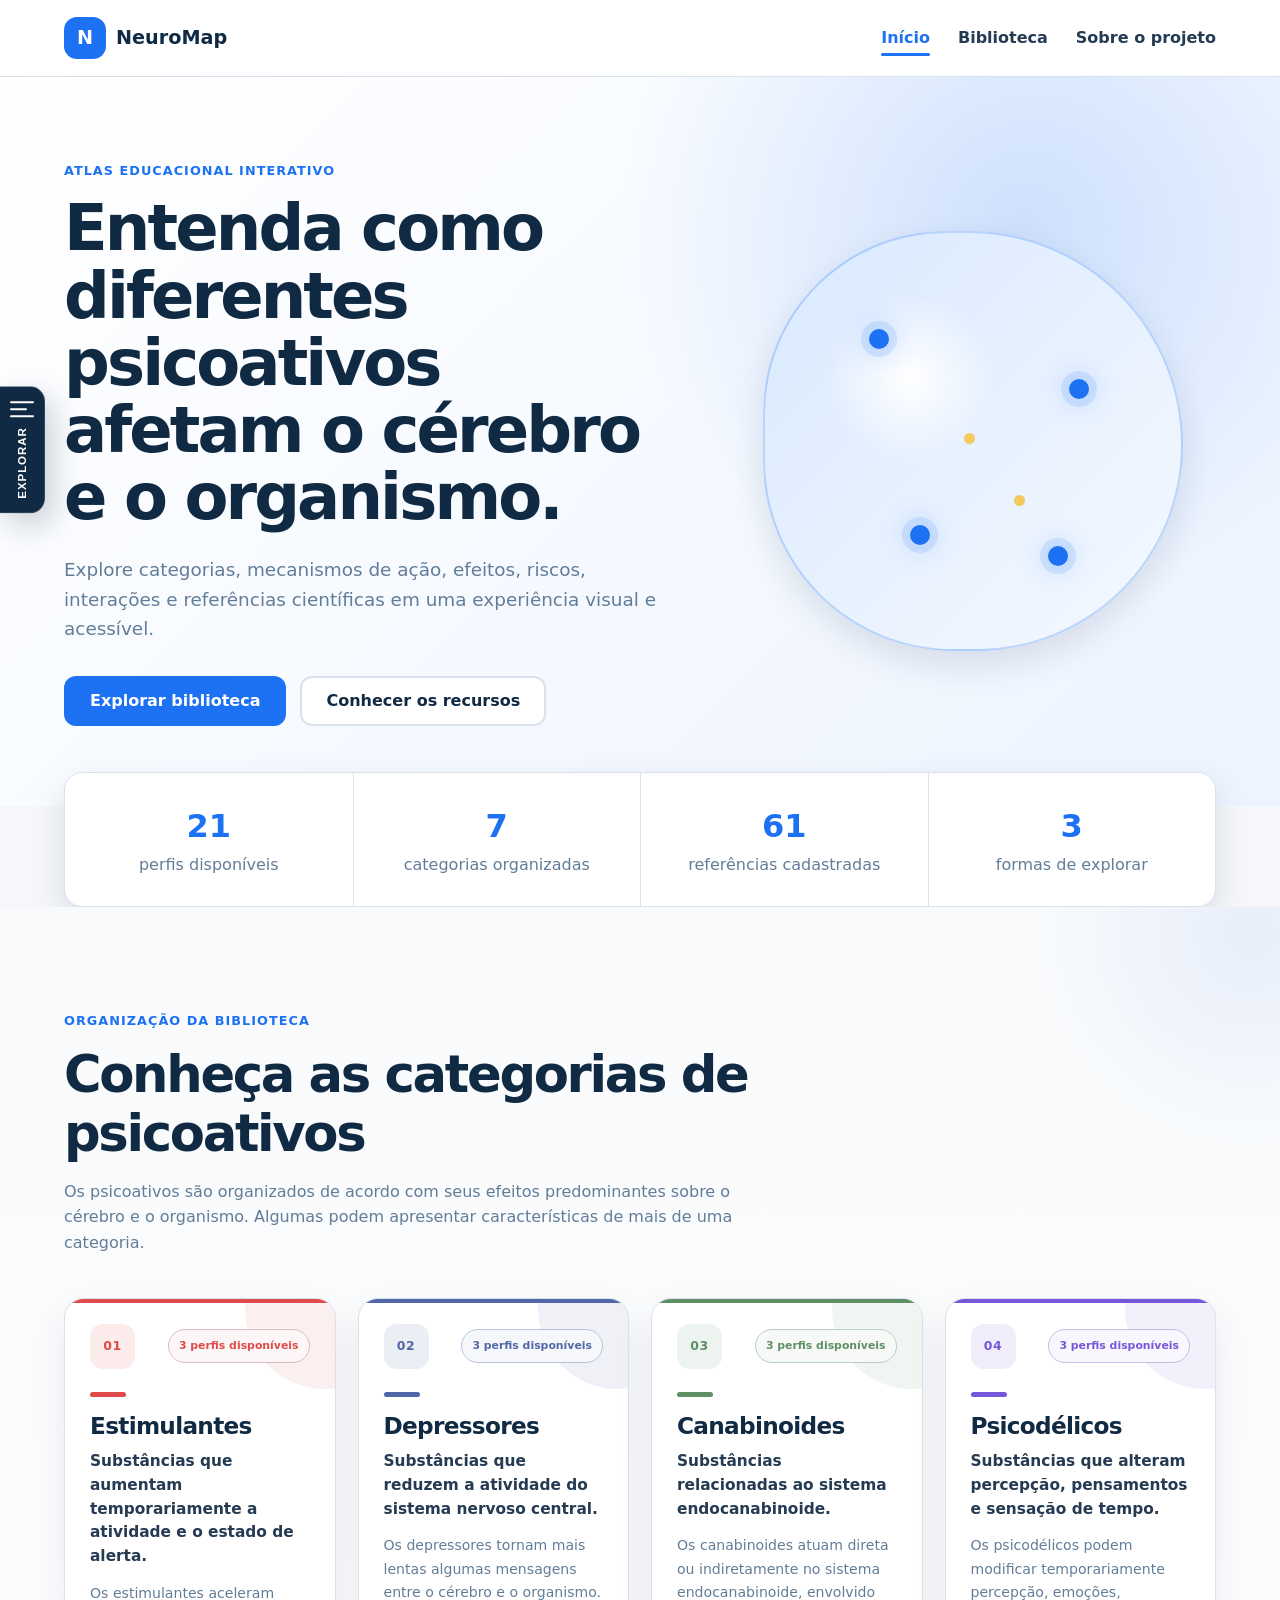
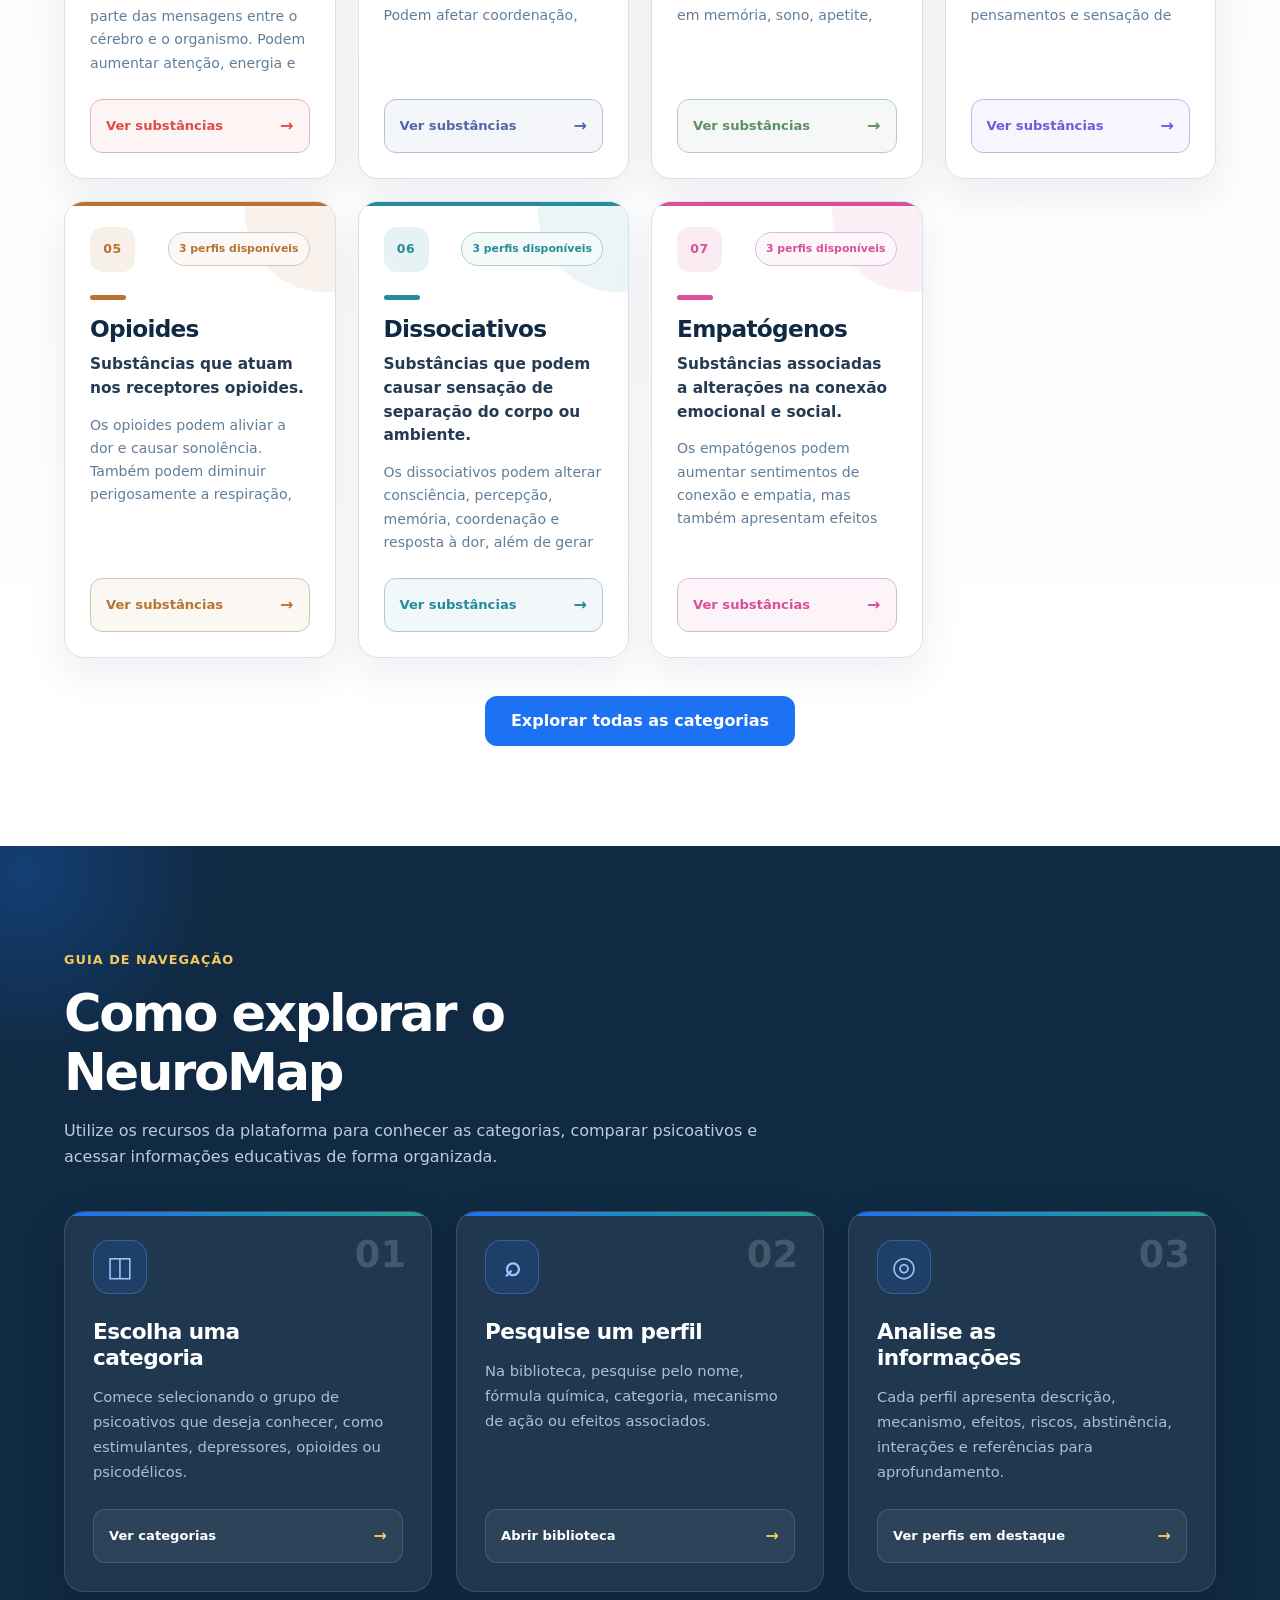
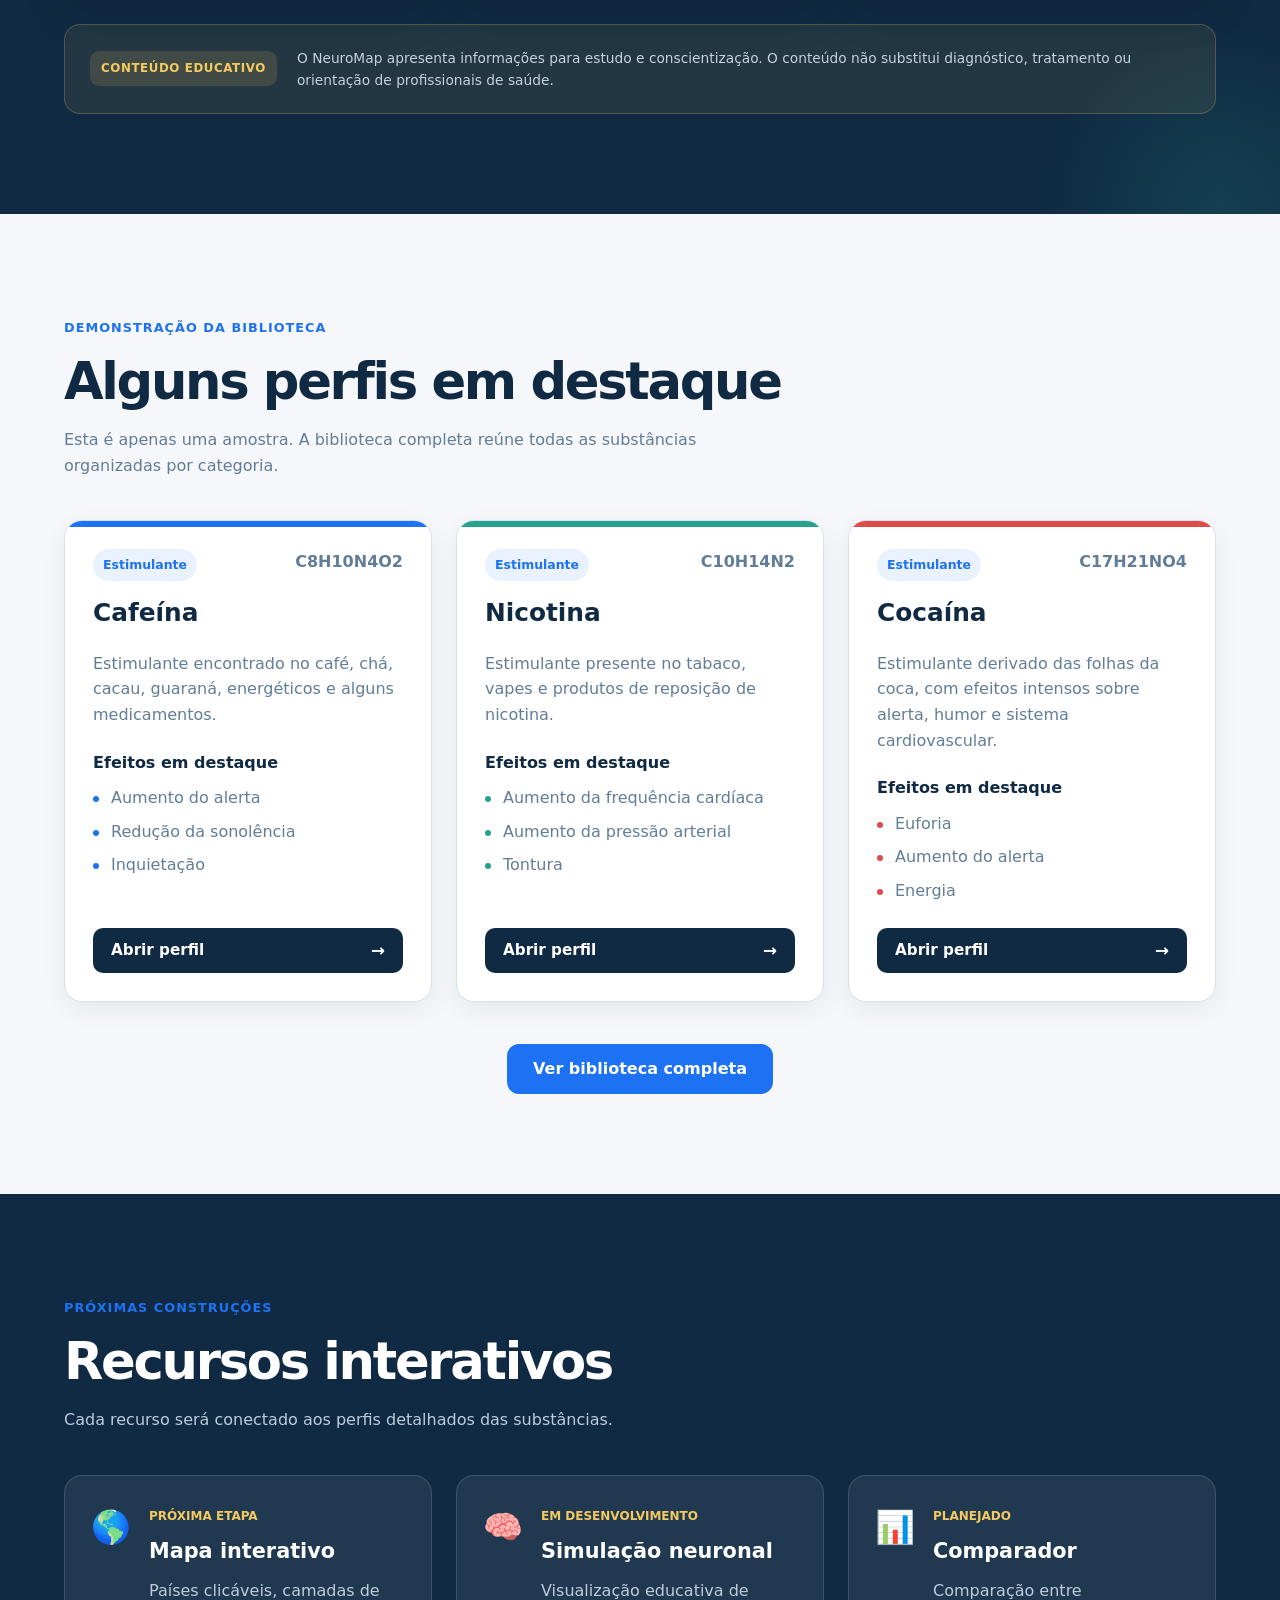
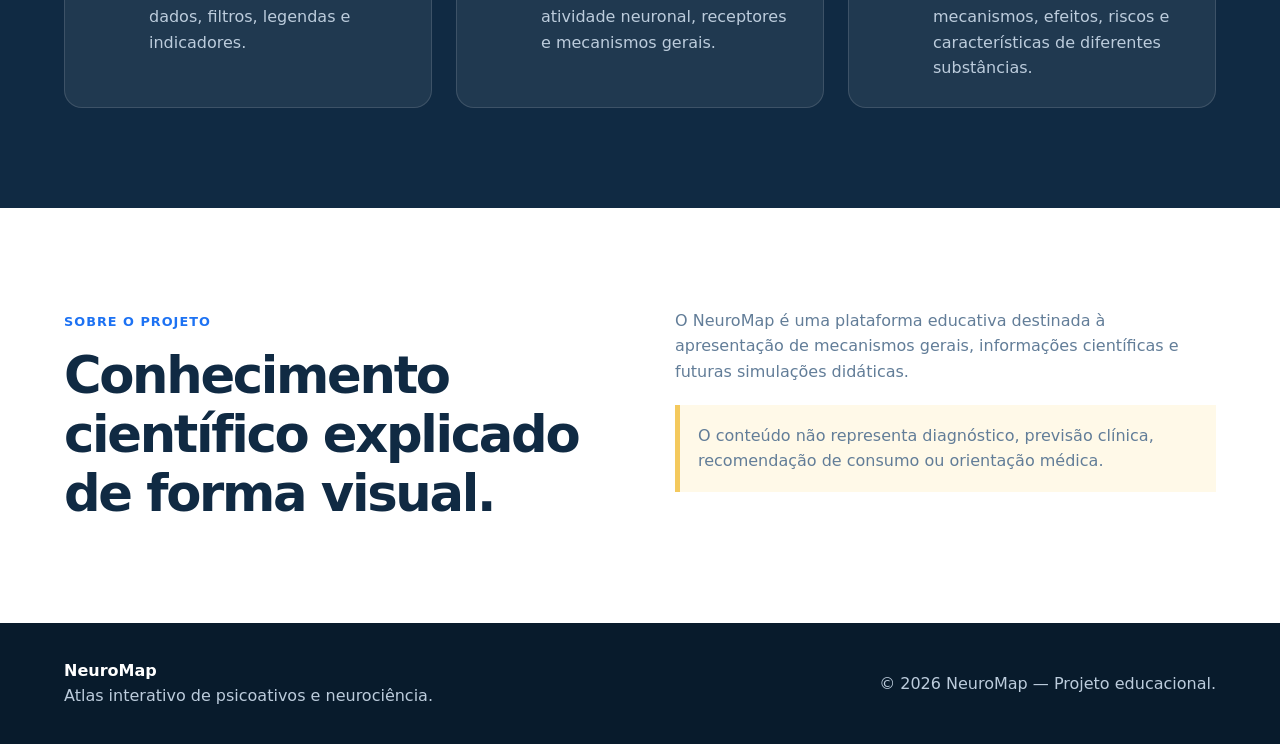
<file: index.html>
<!DOCTYPE html>
<html lang="pt-BR">
<head>
    <meta charset="UTF-8">
    <meta name="viewport" content="width=device-width, initial-scale=1.0">
    <meta
        name="description"
        content="NeuroMap: atlas educacional sobre substâncias, categorias, mecanismos, efeitos, riscos e referências científicas."
    >

    <title>NeuroMap | Atlas Interativo de Substâncias</title>

    <link rel="stylesheet" href="css/style.css">

    <script src="js/menu-lateral.js" defer></script>
    <script src="js/main.js" defer></script>
    <script src="js/categorias-home.js" defer></script>
</head>

<body>
    <header class="cabecalho">
        <div class="container navegacao">
            <a class="logo" href="#inicio" aria-label="Página inicial do NeuroMap">
                <span class="logo-simbolo">N</span>
                <span>NeuroMap</span>
            </a>

            <nav aria-label="Navegação principal">
    <ul class="menu">
        <li>
            <a
                href="index.html"
                aria-current="page"
            >
                Início
            </a>
        </li>

        <li>
            <a href="biblioteca.html">
                Biblioteca
            </a>
        </li>

        <li>
            <a href="sobre.html">
                Sobre o projeto
            </a>
        </li>
    </ul>
</nav>
        </div>
    </header>

    <main>
        <section class="hero" id="inicio">
            <div class="container hero-conteudo">
                <div class="hero-texto">
                    <span class="etiqueta">Atlas educacional interativo</span>

                    <h1>
                        Entenda como diferentes psicoativos afetam o cérebro
                        e o organismo.
                    </h1>

                    <p>
                        Explore categorias, mecanismos de ação, efeitos,
                        riscos, interações e referências científicas em uma
                        experiência visual e acessível.
                    </p>

                    <div class="hero-botoes">
                        <a class="botao botao-principal" href="biblioteca.html">
                            Explorar biblioteca
                        </a>

                        <a class="botao botao-secundario" href="#recursos">
                            Conhecer os recursos
                        </a>
                    </div>
                </div>

                <div class="hero-visual" aria-hidden="true">
                    <div class="cerebro">
                        <div class="neuronio neuronio-1"></div>
                        <div class="neuronio neuronio-2"></div>
                        <div class="neuronio neuronio-3"></div>
                        <div class="neuronio neuronio-4"></div>
                        <div class="pulso pulso-1"></div>
                        <div class="pulso pulso-2"></div>
                    </div>
                </div>
            </div>
        </section>

       <section class="numeros" aria-label="Números do NeuroMap">
    <div class="container">
        <div class="grade-numeros">
            <article>
                <strong id="numero-perfis">
                    0
                </strong>

                <span>
                    perfis disponíveis
                </span>
            </article>

            <article>
                <strong id="numero-categorias">
                    0
                </strong>

                <span>
                    categorias organizadas
                </span>
            </article>

            <article>
                <strong id="numero-referencias">
                    0
                </strong>

                <span>
                    referências cadastradas
                </span>
            </article>

            <article>
                <strong>
                    3
                </strong>

                <span>
                    formas de explorar
                </span>
            </article>
        </div>
    </div>
</section>
        <section class="secao secao-categorias-home" id="categorias">
                <div class="container">
            <div class="titulo-secao">
            <span class="etiqueta">
                Organização da biblioteca
            </span>

            <h2>
                Conheça as categorias de psicoativos
            </h2>

            <p>
                Os psicoativos são organizados de acordo com seus
                efeitos predominantes sobre o cérebro e o organismo.
                Algumas podem apresentar características de mais de
                uma categoria.
            </p>
        </div>

        <div
            class="grade-categorias-home"
            id="lista-categorias-home"
            aria-live="polite"
        >
            <p class="mensagem-carregamento">
                Carregando categorias...
            </p>
        </div>

        <div class="acao-biblioteca">
            <a
                class="botao botao-principal"
                href="biblioteca.html"
            >
                Explorar todas as categorias
            </a>
        </div>
    </div>
</section>
<section class="secao secao-como-explorar" id="como-explorar">
    <div class="container">
        <div class="titulo-secao">
            <span class="etiqueta">
                Guia de navegação
            </span>

            <h2>
                Como explorar o NeuroMap
            </h2>

            <p>
                Utilize os recursos da plataforma para conhecer as
                categorias, comparar psicoativos e acessar informações
                educativas de forma organizada.
            </p>
        </div>

        <div class="grade-como-explorar">
            <article class="passo-explorar">
                <span class="passo-numero">
                    01
                </span>

                <div class="passo-icone" aria-hidden="true">
                    ◫
                </div>

                <h3>
                    Escolha uma categoria
                </h3>

                <p>
                    Comece selecionando o grupo de psicoativos que deseja
                    conhecer, como estimulantes, depressores, opioides
                    ou psicodélicos.
                </p>

                <a href="#categorias">
                    Ver categorias
                </a>
            </article>

            <article class="passo-explorar">
                <span class="passo-numero">
                    02
                </span>

                <div class="passo-icone" aria-hidden="true">
                   ⌕
                </div>

                <h3>
                    Pesquise um perfil
                </h3>

                <p>
                    Na biblioteca, pesquise pelo nome, fórmula química,
                    categoria, mecanismo de ação ou efeitos associados.
                </p>

                <a href="biblioteca.html">
                    Abrir biblioteca
                </a>
            </article>

            <article class="passo-explorar">
                <span class="passo-numero">
                    03
                </span>

                <div class="passo-icone" aria-hidden="true">
                    ◎
                </div>

                <h3>
                    Analise as informações
                </h3>

                <p>
                    Cada perfil apresenta descrição, mecanismo, efeitos,
                    riscos, abstinência, interações e referências para
                    aprofundamento.
                </p>

                <a href="#substancias">
                    Ver perfis em destaque
                </a>
            </article>
        </div>

        <div class="aviso-exploracao">
            <strong>
                Conteúdo educativo
            </strong>

            <p>
                O NeuroMap apresenta informações para estudo e
                conscientização. O conteúdo não substitui diagnóstico,
                tratamento ou orientação de profissionais de saúde.
            </p>
        </div>
    </div>
</section>
        <section class="secao" id="substancias">
            <div class="container">
                <div class="titulo-secao">
                    <span class="etiqueta">Demonstração da biblioteca</span>
                    <h2>Alguns perfis em destaque</h2>

                    <p>
                        Esta é apenas uma amostra. A biblioteca completa reúne
                        todas as substâncias organizadas por categoria.
                    </p>
                </div>

                <div
                    class="grade-substancias"
                    id="lista-substancias"
                    data-limite="3"
                    aria-live="polite"
                >
                    <p class="mensagem-carregamento">
                        Carregando substâncias...
                    </p>
                </div>

                <div class="acao-biblioteca">
                    <a class="botao botao-principal" href="biblioteca.html">
                        Ver biblioteca completa
                    </a>
                </div>
            </div>
        </section>

        <section class="secao secao-recursos" id="recursos">
            <div class="container">
                <div class="titulo-secao">
                    <span class="etiqueta">Próximas construções</span>
                    <h2>Recursos interativos</h2>

                    <p>
                        Cada recurso será conectado aos perfis detalhados
                        das substâncias.
                    </p>
                </div>

                <div class="grade-recursos">
                    <article class="recurso">
                        <span class="recurso-icone">🌎</span>
                        <div>
                            <span class="status">Próxima etapa</span>
                            <h3>Mapa interativo</h3>
                            <p>
                                Países clicáveis, camadas de dados, filtros,
                                legendas e indicadores.
                            </p>
                        </div>
                    </article>

                    <article class="recurso">
                        <span class="recurso-icone">🧠</span>
                        <div>
                            <span class="status">Em desenvolvimento</span>
                            <h3>Simulação neuronal</h3>
                            <p>
                                Visualização educativa de atividade neuronal,
                                receptores e mecanismos gerais.
                            </p>
                        </div>
                    </article>

                    <article class="recurso">
                        <span class="recurso-icone">📊</span>
                        <div>
                            <span class="status">Planejado</span>
                            <h3>Comparador</h3>
                            <p>
                                Comparação entre mecanismos, efeitos, riscos
                                e características de diferentes substâncias.
                            </p>
                        </div>
                    </article>
                </div>
            </div>
        </section>

        <section class="secao sobre" id="sobre">
            <div class="container sobre-conteudo">
                <div>
                    <span class="etiqueta">Sobre o projeto</span>
                    <h2>Conhecimento científico explicado de forma visual.</h2>
                </div>

                <div>
                    <p>
                        O NeuroMap é uma plataforma educativa destinada à
                        apresentação de mecanismos gerais, informações
                        científicas e futuras simulações didáticas.
                    </p>

                    <p class="aviso">
                        O conteúdo não representa diagnóstico, previsão
                        clínica, recomendação de consumo ou orientação médica.
                    </p>
                </div>
            </div>
        </section>
    </main>

    <footer class="rodape">
        <div class="container rodape-conteudo">
            <div>
                <strong>NeuroMap</strong>
                <p>Atlas interativo de psicoativos e neurociência.</p>
            </div>

            <p id="ano-rodape"></p>
        </div>
    </footer>
</body>
</html>
</file>
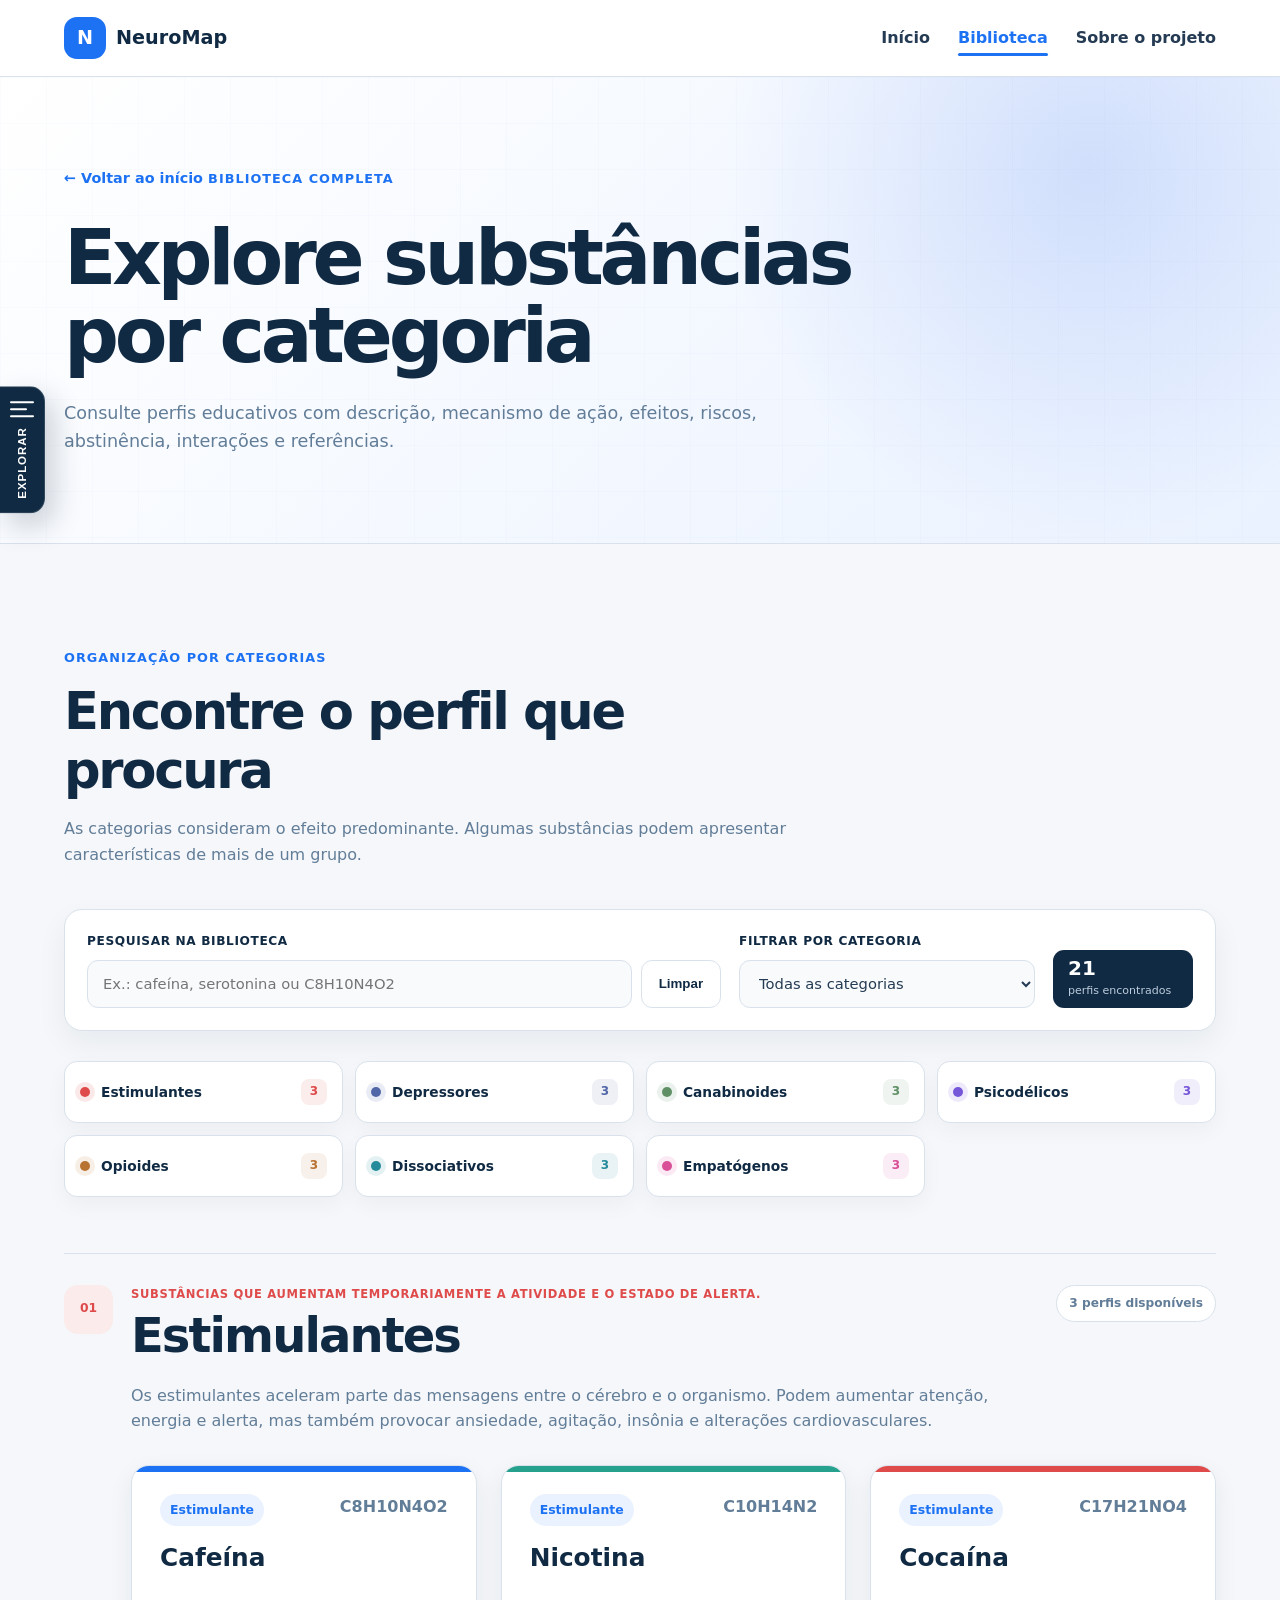
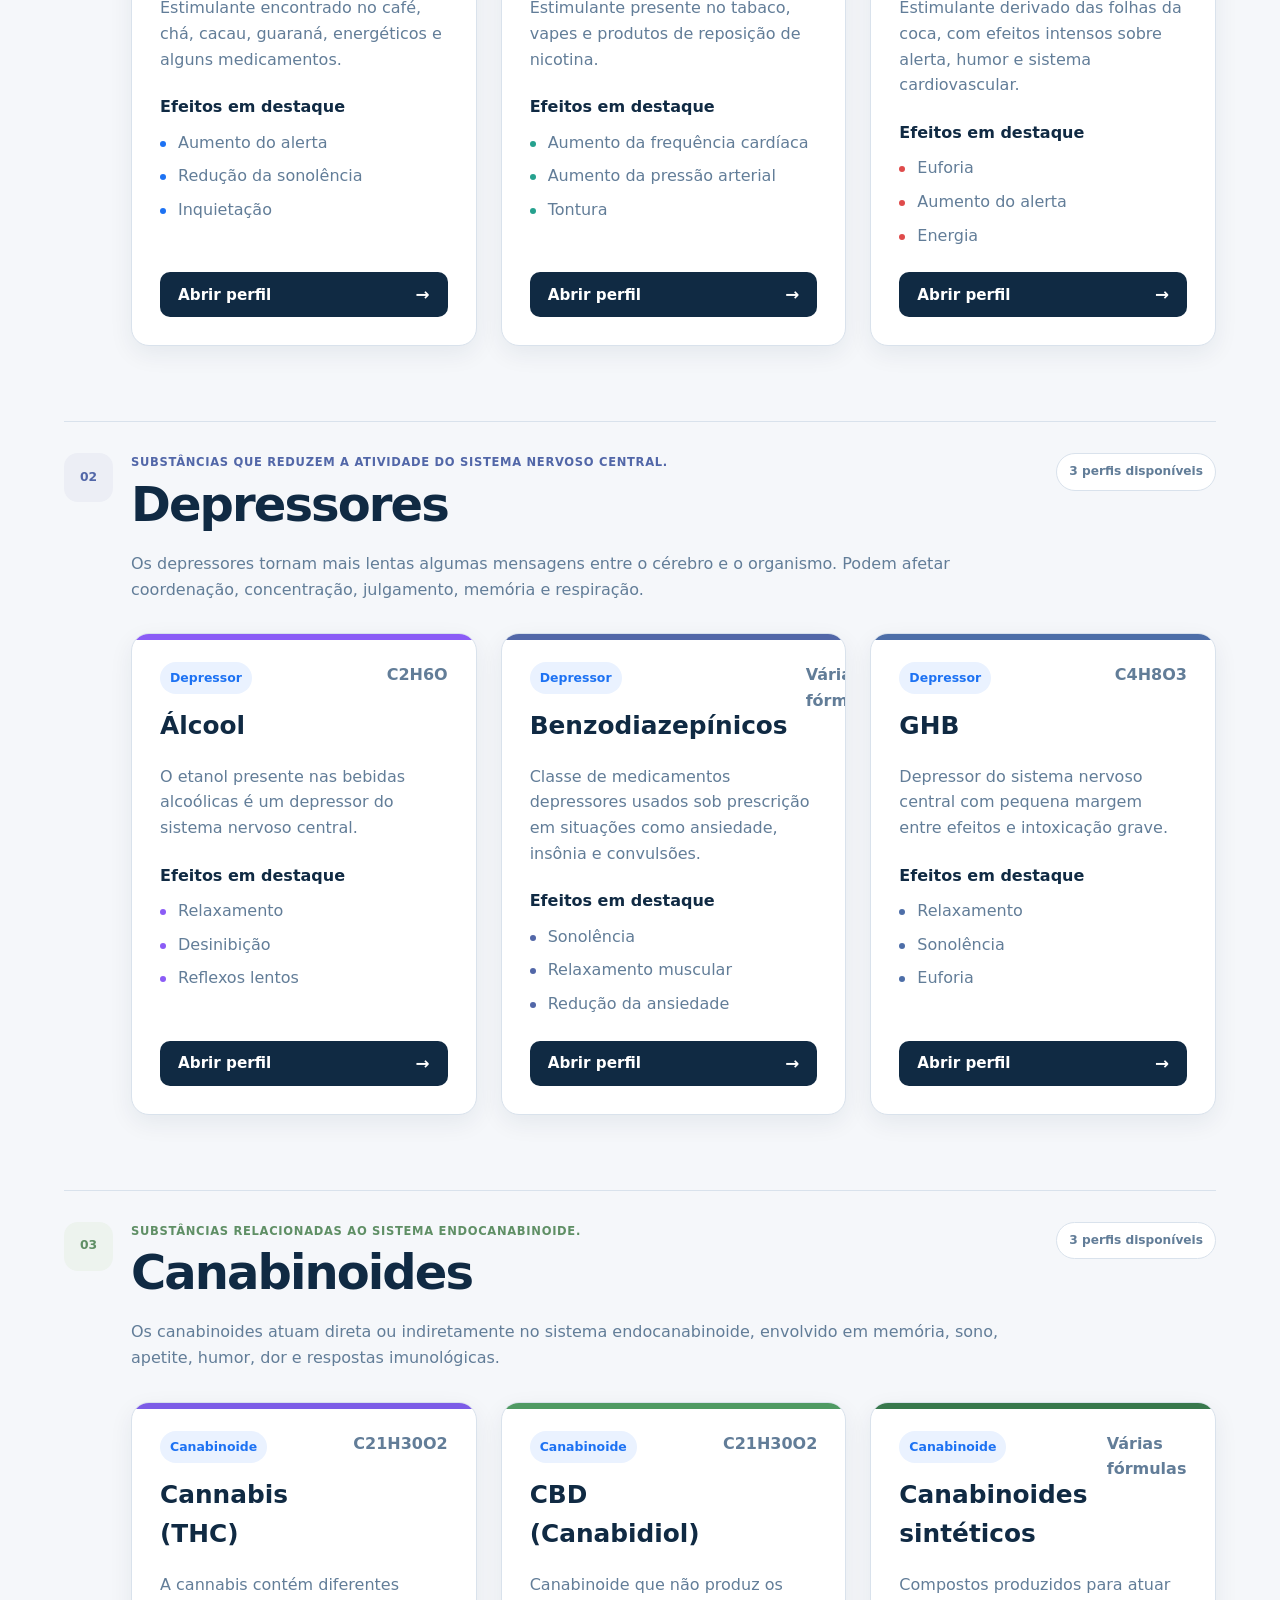
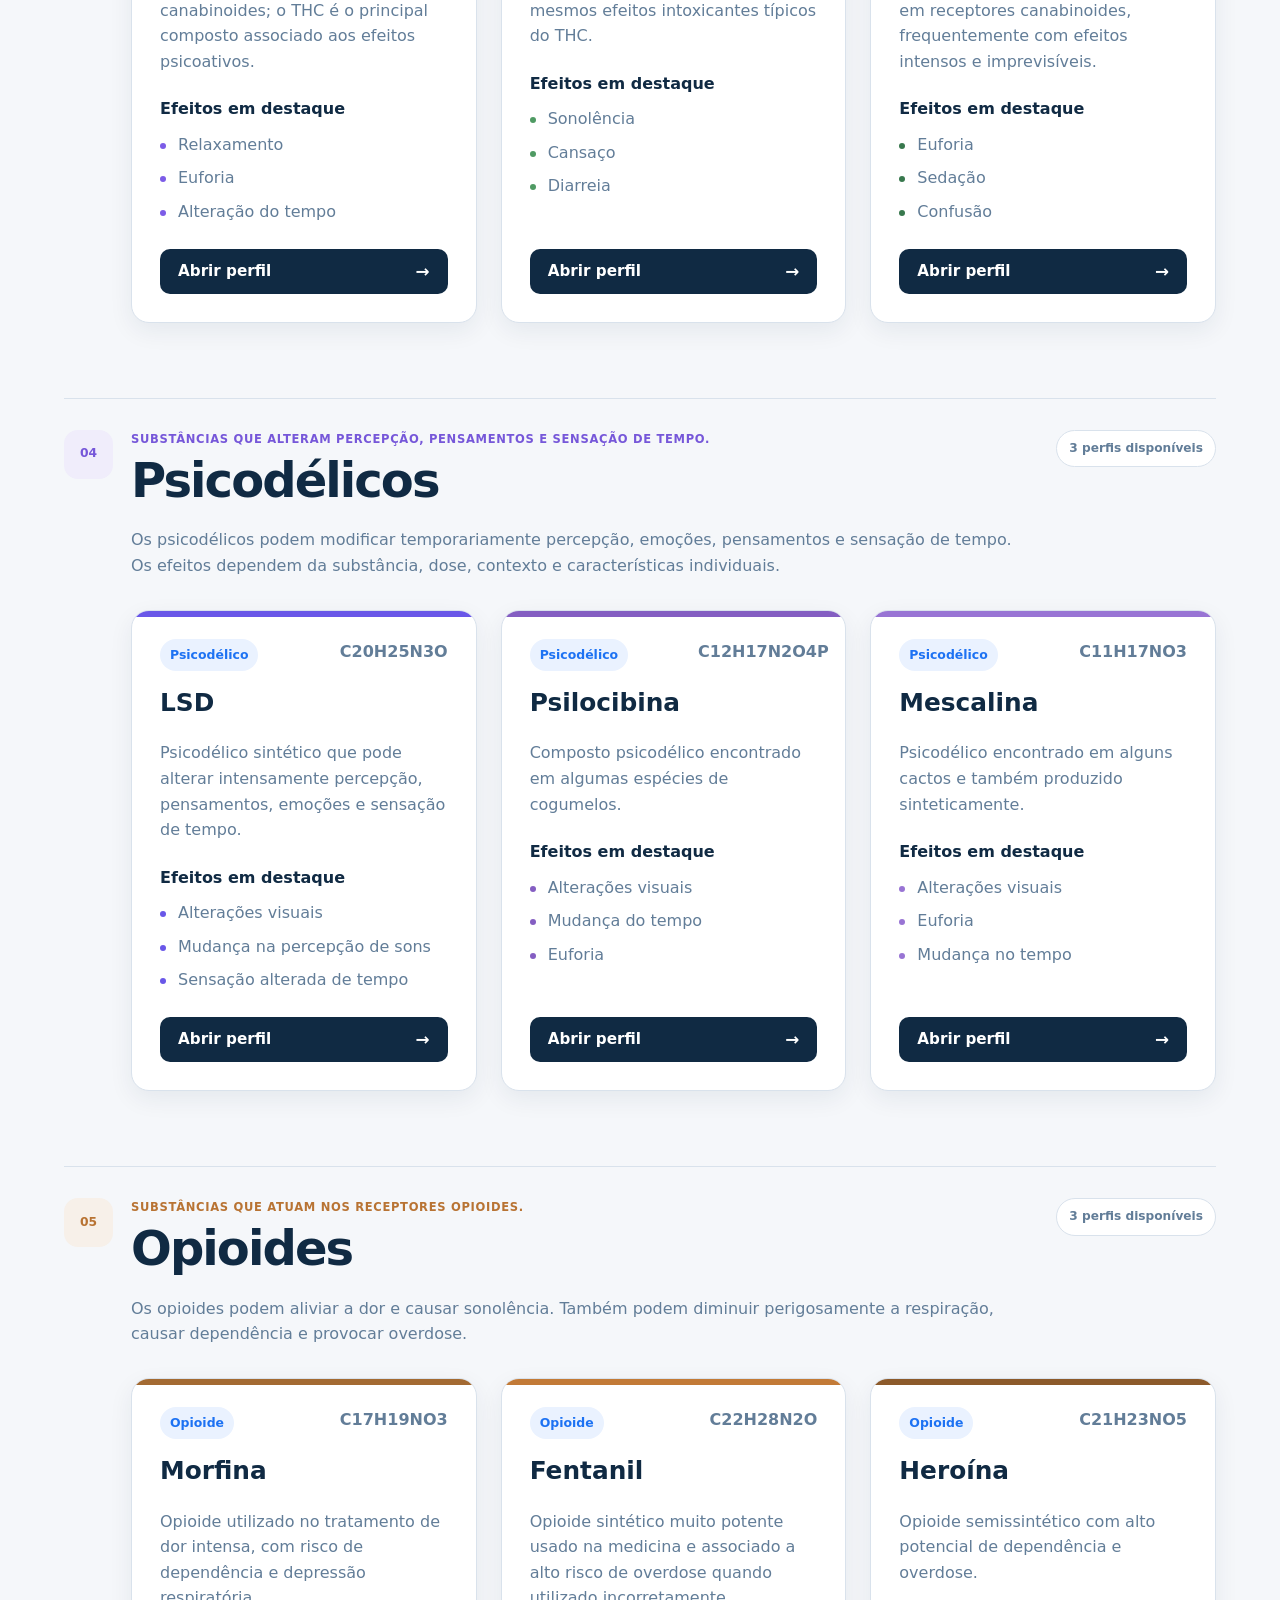
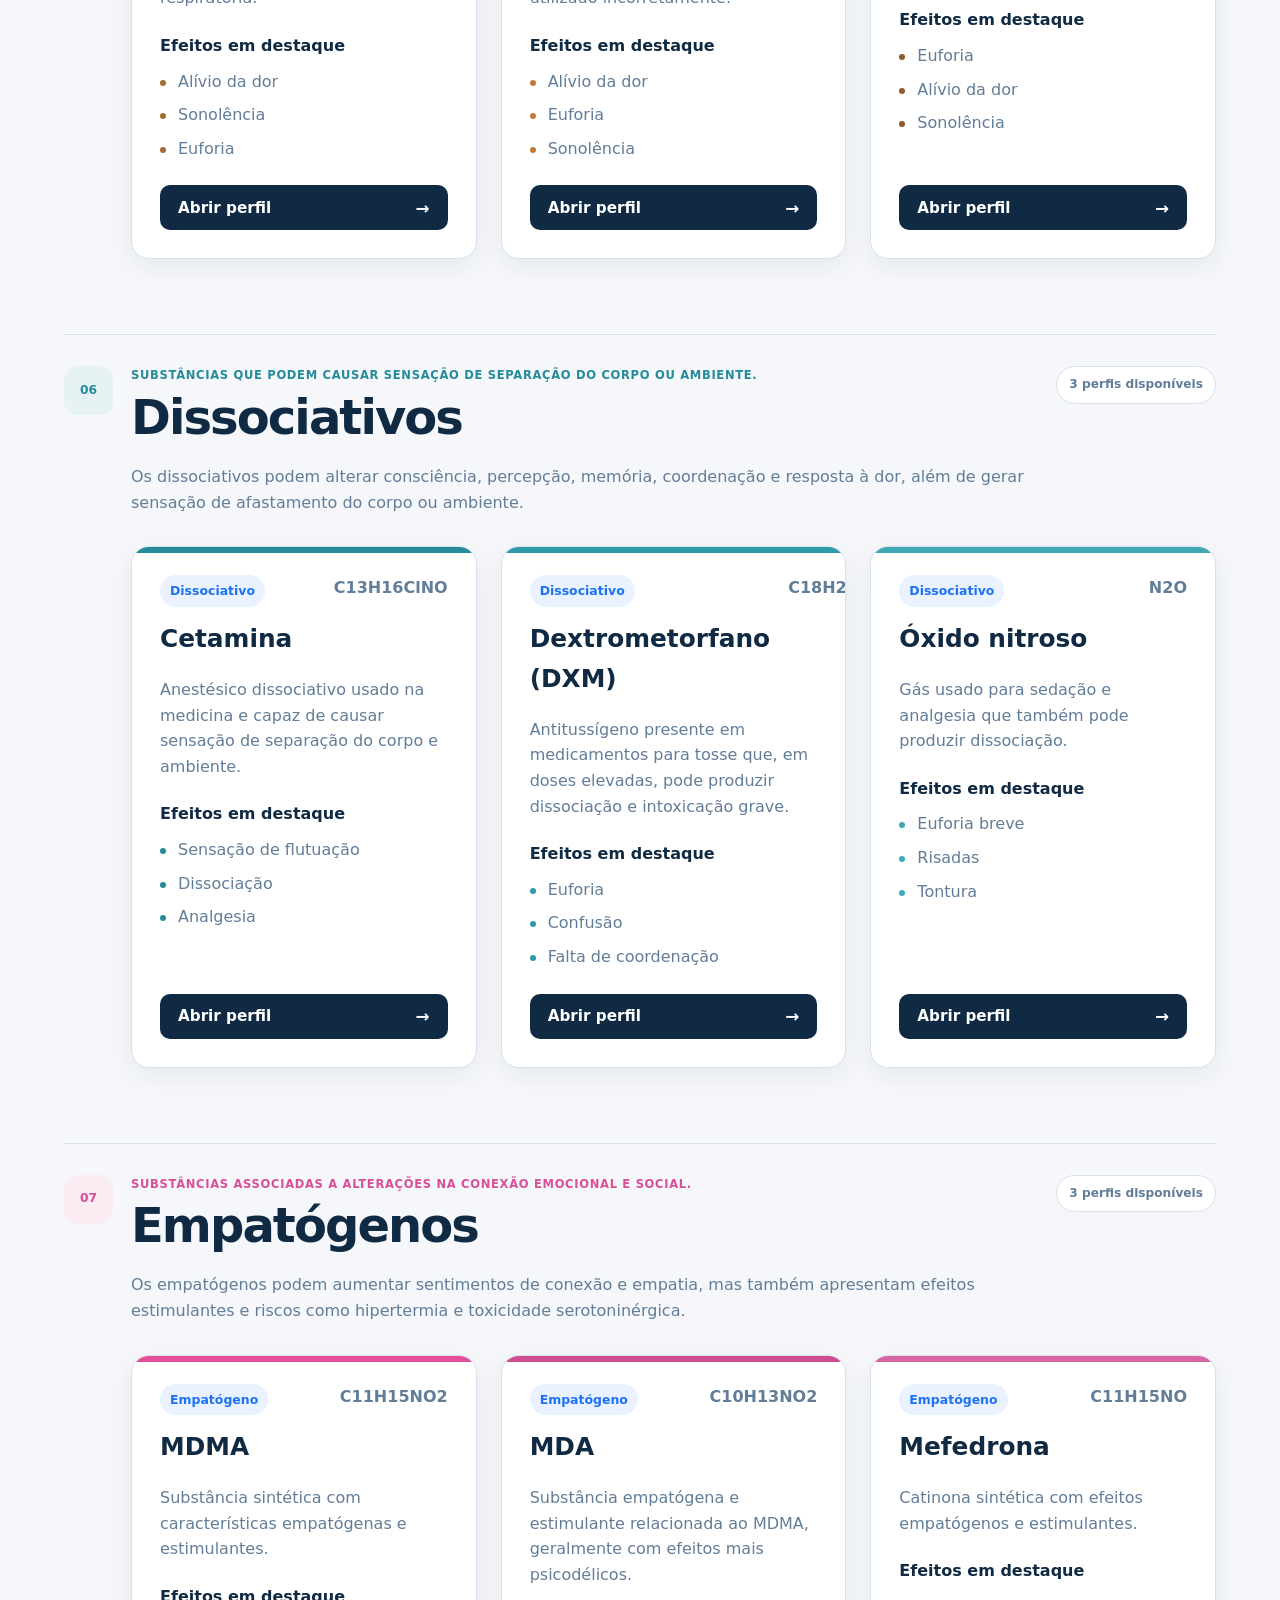
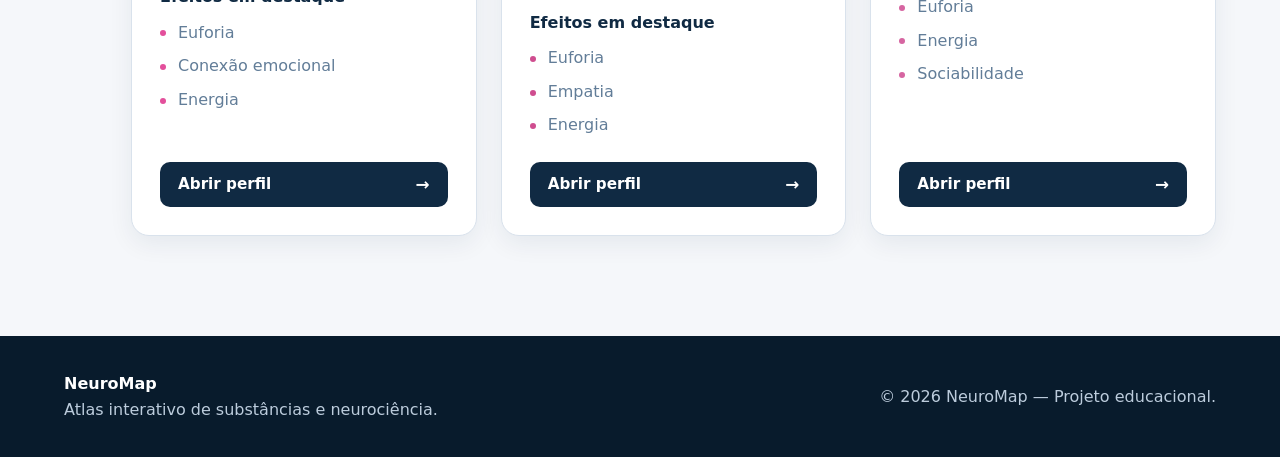
<file: biblioteca.html>
<!DOCTYPE html>
<html lang="pt-BR">
<head>
    <meta charset="UTF-8">
    <meta name="viewport" content="width=device-width, initial-scale=1.0">
    <meta
        name="description"
        content="Biblioteca completa do NeuroMap, organizada por sete categorias de substâncias."
    >

    <title>Biblioteca de Substâncias | NeuroMap</title>

    <link rel="stylesheet" href="css/style.css">

    <script src="js/menu-lateral.js" defer></script>
    <script src="js/biblioteca.js" defer></script>
</head>

<body>
    <header class="cabecalho">
        <div class="container navegacao">
            <a class="logo" href="index.html" aria-label="Página inicial do NeuroMap">
                <span class="logo-simbolo">N</span>
                <span>NeuroMap</span>
            </a>

            <nav aria-label="Navegação principal">
    <ul class="menu">
        <li>
            <a href="index.html">
                Início
            </a>
        </li>

        <li>
            <a
                href="biblioteca.html"
                aria-current="page"
            >
                Biblioteca
            </a>
        </li>

        <li>
            <a href="sobre.html">
                Sobre o projeto
            </a>
        </li>
    </ul>
</nav>
        </div>
    </header>

    <main>
        <section class="biblioteca-hero">
            <div class="container">
                <a class="voltar-biblioteca" href="index.html">
                    ← Voltar ao início
                </a>

                <span class="etiqueta">Biblioteca completa</span>

                <h1>Explore substâncias por categoria</h1>

                <p>
                    Consulte perfis educativos com descrição, mecanismo de
                    ação, efeitos, riscos, abstinência, interações e referências.
                </p>
            </div>
        </section>

        <section class="secao secao-biblioteca">
            <div class="container">
                <div class="titulo-secao">
                    <span class="etiqueta">Organização por categorias</span>

                    <h2>Encontre o perfil que procura</h2>

                    <p>
                        As categorias consideram o efeito predominante. Algumas
                        substâncias podem apresentar características de mais de
                        um grupo.
                    </p>
                </div>

                <div class="controles-biblioteca">
                    <label class="campo-busca" for="busca-substancia">
                        <span>Pesquisar na biblioteca</span>

                        <div class="campo-busca-linha">
                            <input
                                type="search"
                                id="busca-substancia"
                                placeholder="Ex.: cafeína, serotonina ou C8H10N4O2"
                                autocomplete="off"
                            >

                            <button type="button" id="limpar-filtros">
                                Limpar
                            </button>
                        </div>
                    </label>

                    <label class="campo-filtro" for="filtro-categoria">
                        <span>Filtrar por categoria</span>

                        <select id="filtro-categoria">
                            <option value="todas">Todas as categorias</option>
                        </select>
                    </label>

                    <div class="resultado-biblioteca" aria-live="polite">
                        <strong id="quantidade-resultados">0</strong>
                        <span id="rotulo-resultados">perfis encontrados</span>
                    </div>
                </div>

                <nav
                    class="atalhos-categorias"
                    id="atalhos-categorias"
                    aria-label="Categorias de substâncias"
                >
                    <p class="mensagem-carregamento">Carregando categorias...</p>
                </nav>

                <div
                    class="biblioteca-categorias"
                    id="biblioteca-categorias"
                    aria-live="polite"
                >
                    <p class="mensagem-carregamento">Organizando a biblioteca...</p>
                </div>

                <div
                    class="mensagem-sem-resultados"
                    id="mensagem-sem-resultados"
                    hidden
                >
                    <strong>Nenhuma substância encontrada</strong>
                    <p>Tente pesquisar outro nome, fórmula, efeito ou categoria.</p>
                </div>
            </div>
        </section>
    </main>

    <footer class="rodape">
        <div class="container rodape-conteudo">
            <div>
                <strong>NeuroMap</strong>
                <p>Atlas interativo de substâncias e neurociência.</p>
            </div>

            <p id="ano-rodape"></p>
        </div>
    </footer>
</body>
</html>
</file>
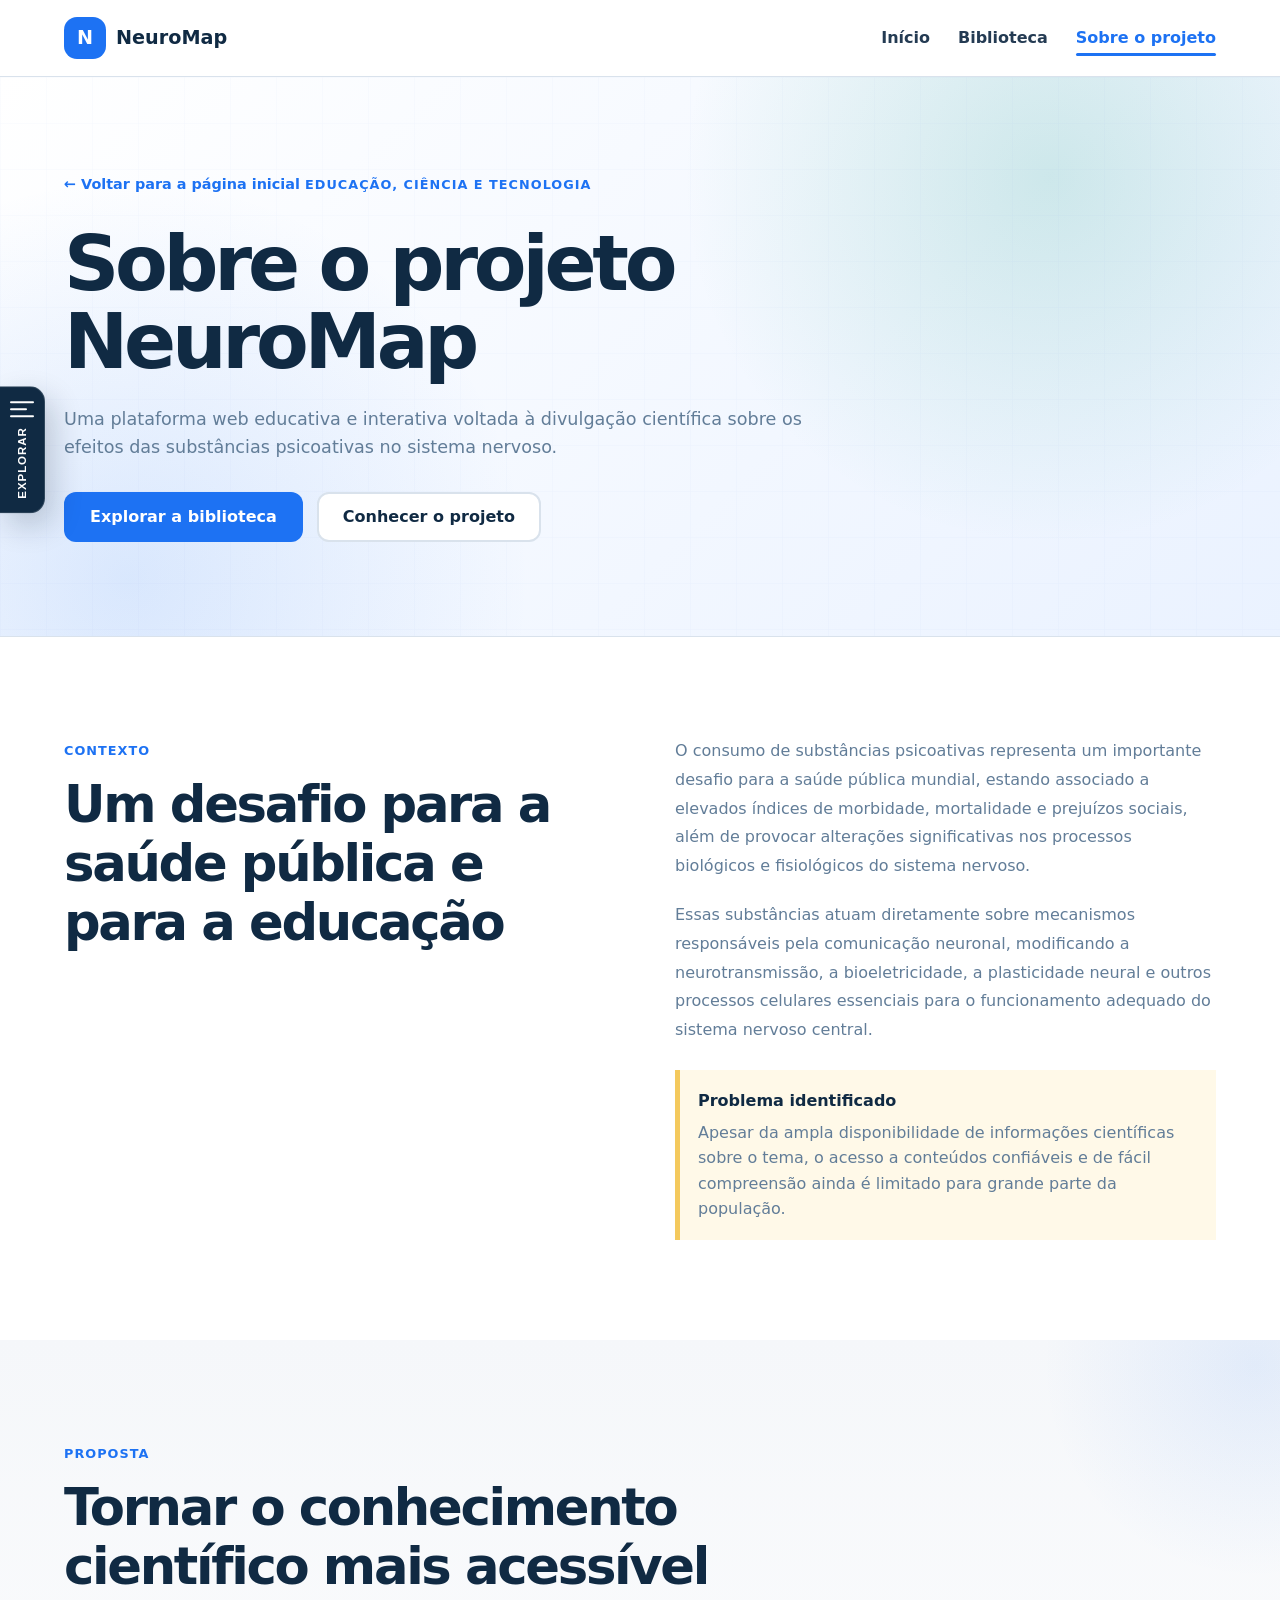
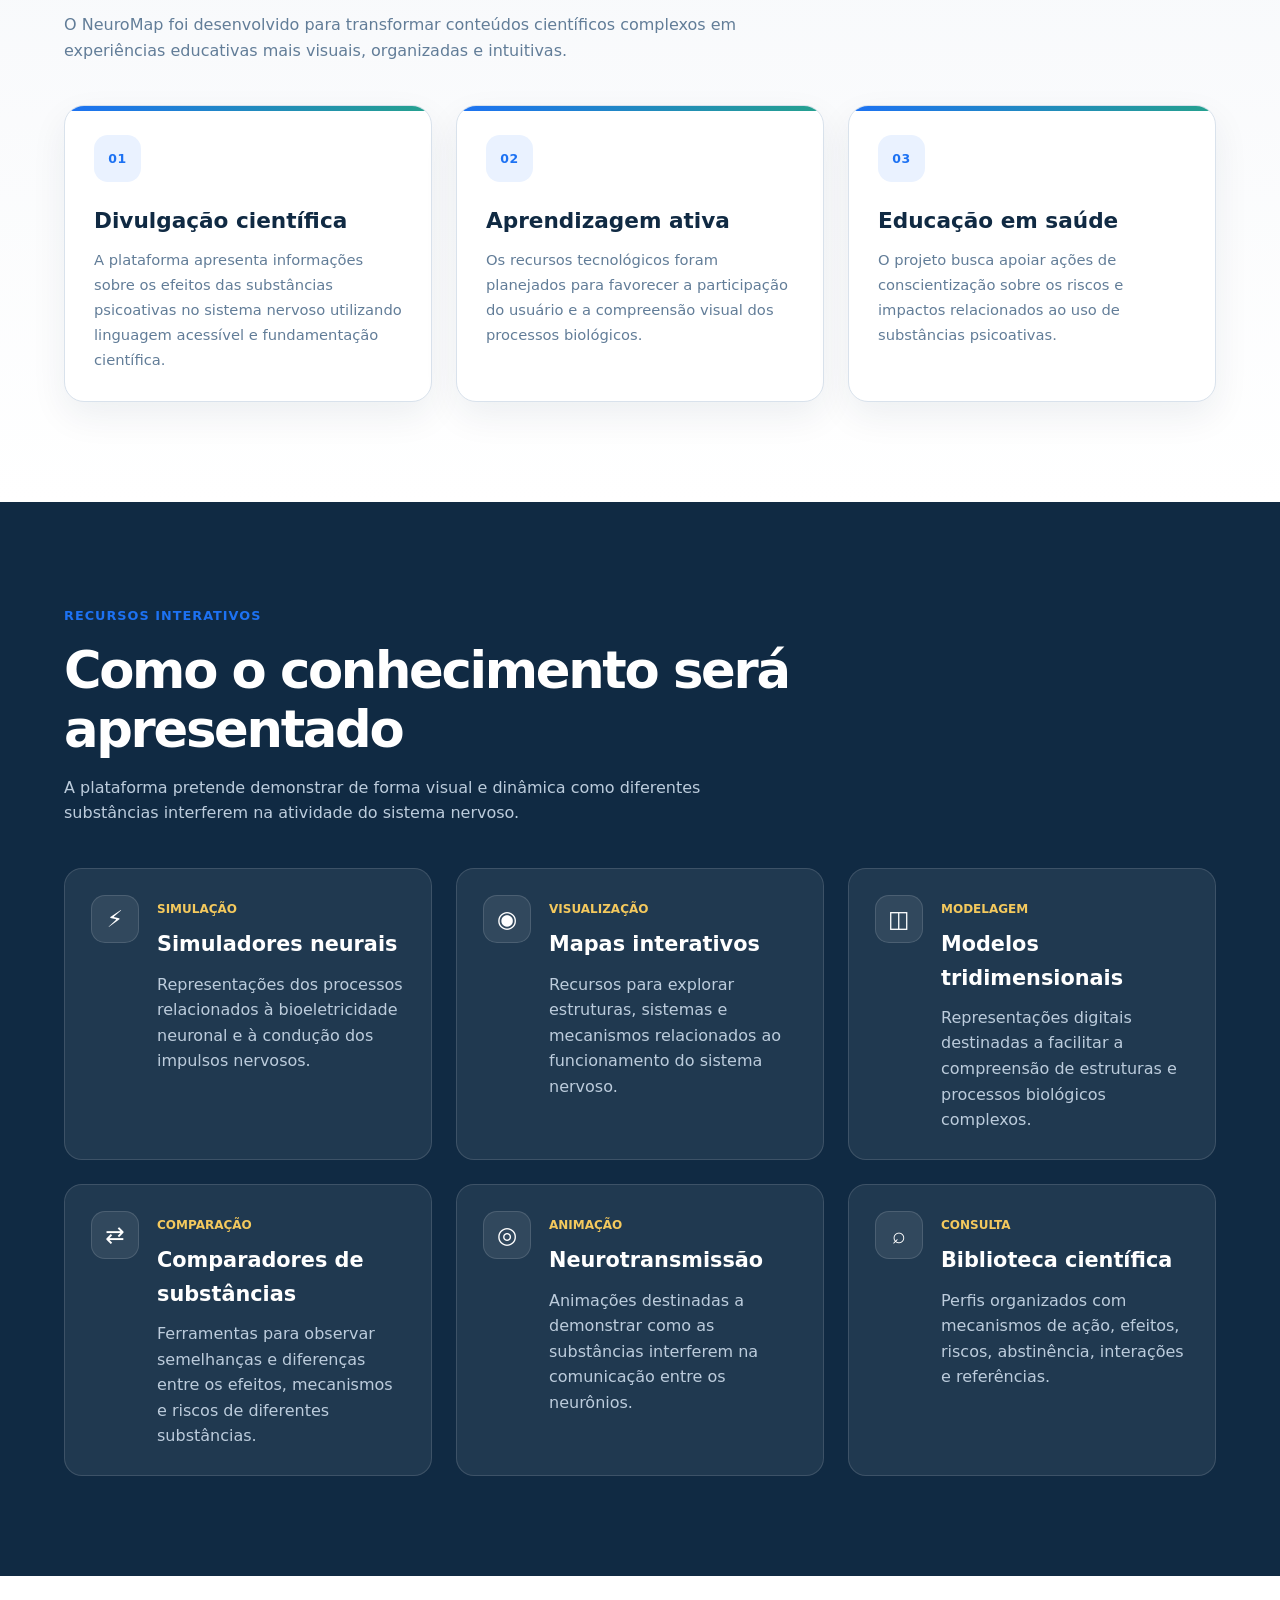
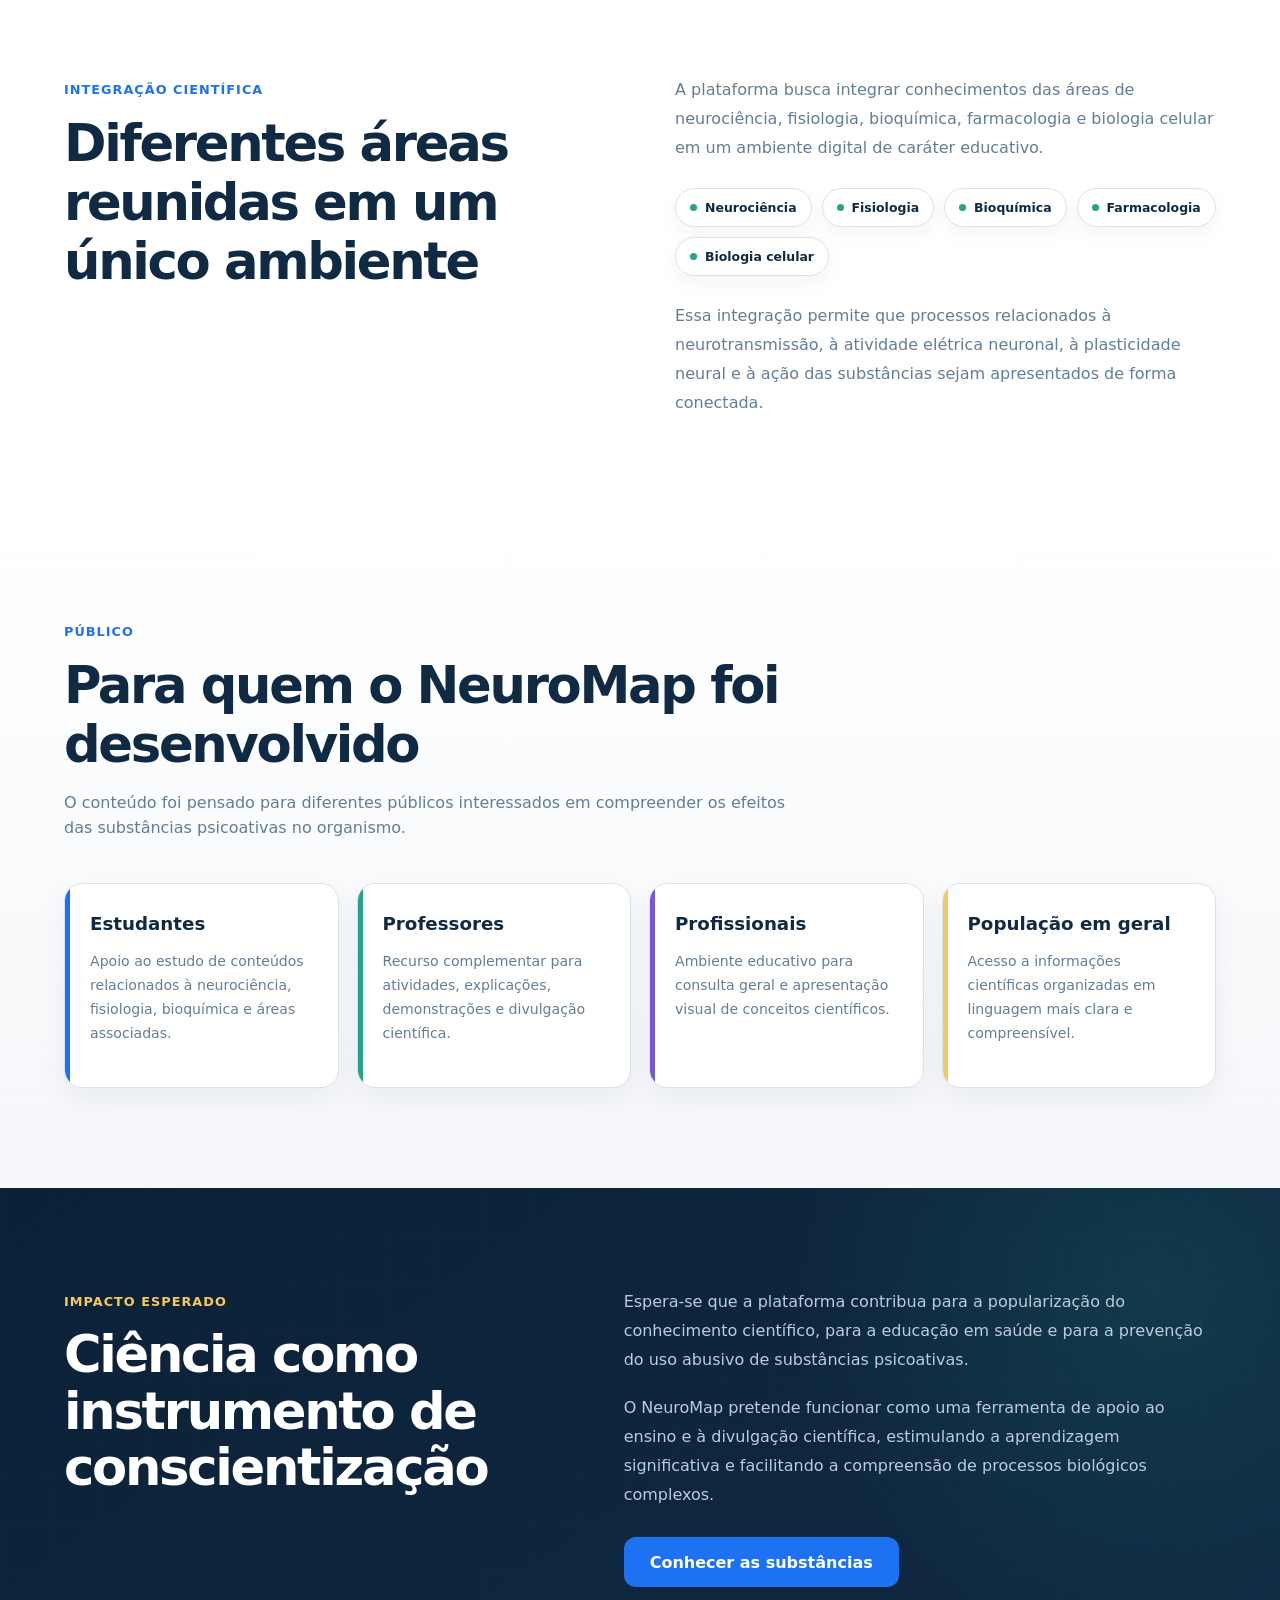
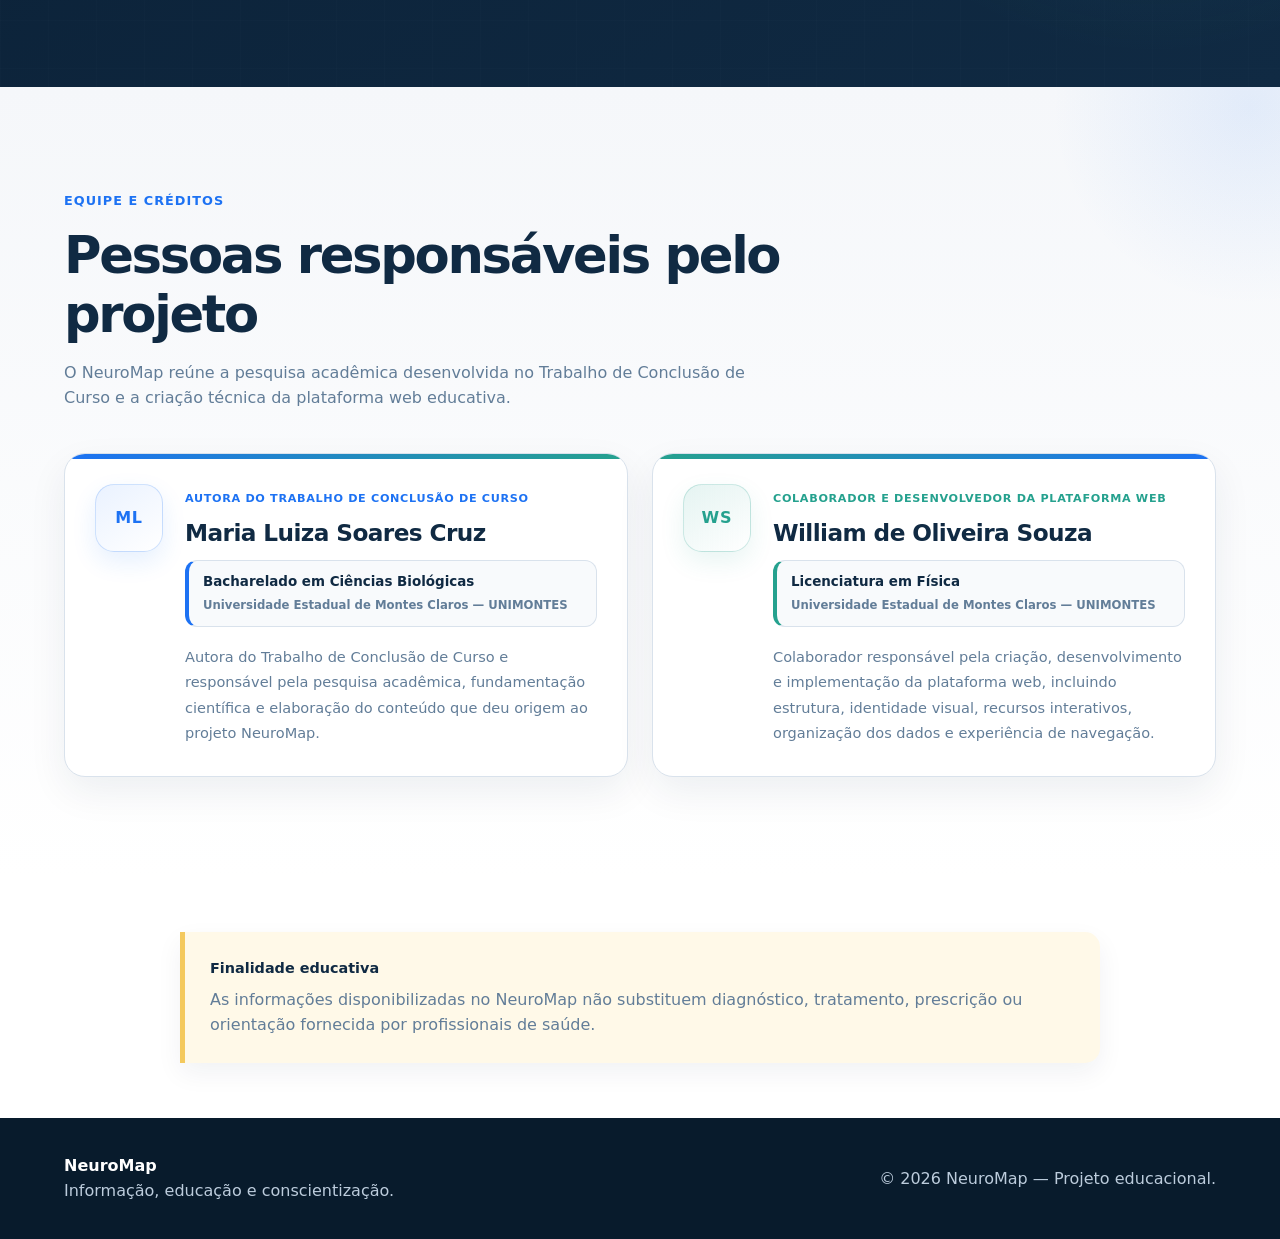
<file: sobre.html>
<!DOCTYPE html>
<html lang="pt-BR">
<head>
    <meta charset="UTF-8">

    <meta
        name="viewport"
        content="width=device-width, initial-scale=1.0"
    >

    <meta
        name="description"
        content="Conheça os objetivos, a organização, as fontes e o processo de desenvolvimento do projeto educacional NeuroMap."
    >

    <title>
        Sobre o projeto | NeuroMap
    </title>

    <link
        rel="stylesheet"
        href="css/style.css"
    >

    <script
        src="js/menu-lateral.js"
        defer
    ></script>
</head>

<body class="pagina-sobre">

    <!-- Cabeçalho -->

    <header class="cabecalho">
        <div class="container navegacao">

            <a
                class="logo"
                href="index.html"
                aria-label="Ir para a página inicial do NeuroMap"
            >
                <span
                    class="logo-simbolo"
                    aria-hidden="true"
                >
                    N
                </span>

                <span>
                    NeuroMap
                </span>
            </a>

            <nav aria-label="Navegação principal">
                <ul class="menu">
                    <li>
                        <a href="index.html">
                            Início
                        </a>
                    </li>

                    <li>
                        <a href="biblioteca.html">
                            Biblioteca
                        </a>
                    </li>

                    <li>
                        <a
                            href="sobre.html"
                            aria-current="page"
                        >
                            Sobre o projeto
                        </a>
                    </li>
                </ul>
            </nav>

        </div>
    </header>


    <!-- Apresentação -->

 <main>

    <!-- Apresentação principal -->

    <section class="biblioteca-hero sobre-projeto-hero">
        <div class="container">

            <a
                class="voltar-biblioteca"
                href="index.html"
            >
                ← Voltar para a página inicial
            </a>

            <span class="etiqueta">
                Educação, ciência e tecnologia
            </span>

            <h1>
                Sobre o projeto NeuroMap
            </h1>

            <p>
                Uma plataforma web educativa e interativa voltada
                à divulgação científica sobre os efeitos das
                substâncias psicoativas no sistema nervoso.
            </p>

            <div class="hero-sobre-acoes">
                <a
                    class="botao botao-principal"
                    href="biblioteca.html"
                >
                    Explorar a biblioteca
                </a>

                <a
                    class="botao botao-secundario"
                    href="#contexto-projeto"
                >
                    Conhecer o projeto
                </a>
            </div>

        </div>
    </section>


    <!-- Contexto do problema -->

    <section
        class="secao sobre"
        id="contexto-projeto"
    >
        <div class="container sobre-conteudo">

            <div>
                <span class="etiqueta">
                    Contexto
                </span>

                <h2>
                    Um desafio para a saúde pública e para a educação
                </h2>
            </div>

            <div class="texto-sobre-projeto">
                <p>
                    O consumo de substâncias psicoativas representa
                    um importante desafio para a saúde pública
                    mundial, estando associado a elevados índices
                    de morbidade, mortalidade e prejuízos sociais,
                    além de provocar alterações significativas nos
                    processos biológicos e fisiológicos do sistema
                    nervoso.
                </p>

                <p>
                    Essas substâncias atuam diretamente sobre
                    mecanismos responsáveis pela comunicação
                    neuronal, modificando a neurotransmissão, a
                    bioeletricidade, a plasticidade neural e outros
                    processos celulares essenciais para o
                    funcionamento adequado do sistema nervoso
                    central.
                </p>

                <div class="aviso">
                    <strong>
                        Problema identificado
                    </strong>

                    <p>
                        Apesar da ampla disponibilidade de informações
                        científicas sobre o tema, o acesso a conteúdos
                        confiáveis e de fácil compreensão ainda é
                        limitado para grande parte da população.
                    </p>
                </div>
            </div>

        </div>
    </section>


    <!-- Proposta -->

    <section class="secao secao-proposta-neuromap">
        <div class="container">

            <div class="titulo-secao">
                <span class="etiqueta">
                    Proposta
                </span>

                <h2>
                    Tornar o conhecimento científico mais acessível
                </h2>

                <p>
                    O NeuroMap foi desenvolvido para transformar
                    conteúdos científicos complexos em experiências
                    educativas mais visuais, organizadas e intuitivas.
                </p>
            </div>

            <div class="grade-proposta-neuromap">

                <article class="bloco-proposta">
                    <span class="bloco-proposta-numero">
                        01
                    </span>

                    <h3>
                        Divulgação científica
                    </h3>

                    <p>
                        A plataforma apresenta informações sobre os
                        efeitos das substâncias psicoativas no sistema
                        nervoso utilizando linguagem acessível e
                        fundamentação científica.
                    </p>
                </article>

                <article class="bloco-proposta">
                    <span class="bloco-proposta-numero">
                        02
                    </span>

                    <h3>
                        Aprendizagem ativa
                    </h3>

                    <p>
                        Os recursos tecnológicos foram planejados para
                        favorecer a participação do usuário e a
                        compreensão visual dos processos biológicos.
                    </p>
                </article>

                <article class="bloco-proposta">
                    <span class="bloco-proposta-numero">
                        03
                    </span>

                    <h3>
                        Educação em saúde
                    </h3>

                    <p>
                        O projeto busca apoiar ações de conscientização
                        sobre os riscos e impactos relacionados ao uso
                        de substâncias psicoativas.
                    </p>
                </article>

            </div>

        </div>
    </section>


    <!-- Recursos da plataforma -->

    <section class="secao secao-recursos">
        <div class="container">

            <div class="titulo-secao">
                <span class="etiqueta">
                    Recursos interativos
                </span>

                <h2>
                    Como o conhecimento será apresentado
                </h2>

                <p>
                    A plataforma pretende demonstrar de forma visual
                    e dinâmica como diferentes substâncias interferem
                    na atividade do sistema nervoso.
                </p>
            </div>

            <div class="grade-recursos grade-recursos-sobre">

                <article class="recurso">
                    <div
                        class="recurso-icone"
                        aria-hidden="true"
                    >
                        ⚡
                    </div>

                    <div>
                        <span class="status">
                            Simulação
                        </span>

                        <h3>
                            Simuladores neurais
                        </h3>

                        <p>
                            Representações dos processos relacionados
                            à bioeletricidade neuronal e à condução
                            dos impulsos nervosos.
                        </p>
                    </div>
                </article>

                <article class="recurso">
                    <div
                        class="recurso-icone"
                        aria-hidden="true"
                    >
                        ◉
                    </div>

                    <div>
                        <span class="status">
                            Visualização
                        </span>

                        <h3>
                            Mapas interativos
                        </h3>

                        <p>
                            Recursos para explorar estruturas, sistemas
                            e mecanismos relacionados ao funcionamento
                            do sistema nervoso.
                        </p>
                    </div>
                </article>

                <article class="recurso">
                    <div
                        class="recurso-icone"
                        aria-hidden="true"
                    >
                        ◫
                    </div>

                    <div>
                        <span class="status">
                            Modelagem
                        </span>

                        <h3>
                            Modelos tridimensionais
                        </h3>

                        <p>
                            Representações digitais destinadas a
                            facilitar a compreensão de estruturas e
                            processos biológicos complexos.
                        </p>
                    </div>
                </article>

                <article class="recurso">
                    <div
                        class="recurso-icone"
                        aria-hidden="true"
                    >
                        ⇄
                    </div>

                    <div>
                        <span class="status">
                            Comparação
                        </span>

                        <h3>
                            Comparadores de substâncias
                        </h3>

                        <p>
                            Ferramentas para observar semelhanças e
                            diferenças entre os efeitos, mecanismos
                            e riscos de diferentes substâncias.
                        </p>
                    </div>
                </article>

                <article class="recurso">
                    <div
                        class="recurso-icone"
                        aria-hidden="true"
                    >
                        ◎
                    </div>

                    <div>
                        <span class="status">
                            Animação
                        </span>

                        <h3>
                            Neurotransmissão
                        </h3>

                        <p>
                            Animações destinadas a demonstrar como as
                            substâncias interferem na comunicação entre
                            os neurônios.
                        </p>
                    </div>
                </article>

                <article class="recurso">
                    <div
                        class="recurso-icone"
                        aria-hidden="true"
                    >
                        ⌕
                    </div>

                    <div>
                        <span class="status">
                            Consulta
                        </span>

                        <h3>
                            Biblioteca científica
                        </h3>

                        <p>
                            Perfis organizados com mecanismos de ação,
                            efeitos, riscos, abstinência, interações e
                            referências.
                        </p>
                    </div>
                </article>

            </div>

        </div>
    </section>


    <!-- Áreas do conhecimento -->

    <section class="secao sobre">
        <div class="container sobre-conteudo">

            <div>
                <span class="etiqueta">
                    Integração científica
                </span>

                <h2>
                    Diferentes áreas reunidas em um único ambiente
                </h2>
            </div>

            <div class="texto-sobre-projeto">
                <p>
                    A plataforma busca integrar conhecimentos das
                    áreas de neurociência, fisiologia, bioquímica,
                    farmacologia e biologia celular em um ambiente
                    digital de caráter educativo.
                </p>

                <div class="areas-conhecimento">
                    <span>
                        Neurociência
                    </span>

                    <span>
                        Fisiologia
                    </span>

                    <span>
                        Bioquímica
                    </span>

                    <span>
                        Farmacologia
                    </span>

                    <span>
                        Biologia celular
                    </span>
                </div>

                <p>
                    Essa integração permite que processos relacionados
                    à neurotransmissão, à atividade elétrica neuronal,
                    à plasticidade neural e à ação das substâncias
                    sejam apresentados de forma conectada.
                </p>
            </div>

        </div>
    </section>


    <!-- Público -->

    <section class="secao secao-publico-projeto">
        <div class="container">

            <div class="titulo-secao">
                <span class="etiqueta">
                    Público
                </span>

                <h2>
                    Para quem o NeuroMap foi desenvolvido
                </h2>

                <p>
                    O conteúdo foi pensado para diferentes públicos
                    interessados em compreender os efeitos das
                    substâncias psicoativas no organismo.
                </p>
            </div>

            <div class="grade-publico-projeto">

                <article>
                    <strong>
                        Estudantes
                    </strong>

                    <p>
                        Apoio ao estudo de conteúdos relacionados à
                        neurociência, fisiologia, bioquímica e áreas
                        associadas.
                    </p>
                </article>

                <article>
                    <strong>
                        Professores
                    </strong>

                    <p>
                        Recurso complementar para atividades,
                        explicações, demonstrações e divulgação
                        científica.
                    </p>
                </article>

                <article>
                    <strong>
                        Profissionais
                    </strong>

                    <p>
                        Ambiente educativo para consulta geral e
                        apresentação visual de conceitos científicos.
                    </p>
                </article>

                <article>
                    <strong>
                        População em geral
                    </strong>

                    <p>
                        Acesso a informações científicas organizadas
                        em linguagem mais clara e compreensível.
                    </p>
                </article>

            </div>

        </div>
    </section>


    <!-- Impactos esperados -->

    <section class="secao secao-impacto-projeto">
        <div class="container">

            <div class="impacto-projeto-conteudo">

                <div>
                    <span class="etiqueta">
                        Impacto esperado
                    </span>

                    <h2>
                        Ciência como instrumento de conscientização
                    </h2>
                </div>

                <div class="texto-sobre-projeto">
                    <p>
                        Espera-se que a plataforma contribua para a
                        popularização do conhecimento científico, para
                        a educação em saúde e para a prevenção do uso
                        abusivo de substâncias psicoativas.
                    </p>

                    <p>
                        O NeuroMap pretende funcionar como uma
                        ferramenta de apoio ao ensino e à divulgação
                        científica, estimulando a aprendizagem
                        significativa e facilitando a compreensão de
                        processos biológicos complexos.
                    </p>

                    <a
                        class="botao botao-principal"
                        href="biblioteca.html"
                    >
                        Conhecer as substâncias
                    </a>
                </div>

            </div>

        </div>
    </section>

<!-- Equipe e créditos -->

<section class="secao secao-equipe-projeto">
    <div class="container">

        <div class="titulo-secao">
            <span class="etiqueta">
                Equipe e créditos
            </span>

            <h2>
                Pessoas responsáveis pelo projeto
            </h2>

            <p>
                O NeuroMap reúne a pesquisa acadêmica desenvolvida
                no Trabalho de Conclusão de Curso e a criação técnica
                da plataforma web educativa.
            </p>
        </div>

        <div class="grade-equipe-projeto">

            <article class="membro-equipe-projeto">
                <div
                    class="membro-inicial"
                    aria-hidden="true"
                >
                    ML
                </div>

                <div class="membro-informacoes">
                    <span class="membro-funcao">
                        Autora do Trabalho de Conclusão de Curso
                    </span>

                   <h3>
    Maria Luiza Soares Cruz
</h3>

<div class="membro-formacao">
    <span class="formacao-curso">
        Bacharelado em Ciências Biológicas
    </span>

    <span class="formacao-instituicao">
        Universidade Estadual de Montes Claros — UNIMONTES
    </span>
</div>

<p>
    Autora do Trabalho de Conclusão de Curso e responsável
    pela pesquisa acadêmica, fundamentação científica e
    elaboração do conteúdo que deu origem ao projeto
    NeuroMap.
</p>
                </div>
            </article>

            <article class="membro-equipe-projeto">
                <div
                    class="membro-inicial"
                    aria-hidden="true"
                >
                    WS
                </div>

                <div class="membro-informacoes">
                    <span class="membro-funcao">
                        Colaborador e desenvolvedor da plataforma web
                    </span>

                    <h3>
    William de Oliveira Souza
</h3>

<div class="membro-formacao">
    <span class="formacao-curso">
        Licenciatura em Física
    </span>

    <span class="formacao-instituicao">
        Universidade Estadual de Montes Claros — UNIMONTES
    </span>
</div>

<p>
    Colaborador responsável pela criação, desenvolvimento
    e implementação da plataforma web, incluindo estrutura,
    identidade visual, recursos interativos, organização dos
    dados e experiência de navegação.
</p>
                </div>
            </article>

        </div>

    </div>
</section>
    <!-- Aviso final -->

    <section class="secao secao-aviso-final">
        <div class="container">

            <div class="aviso aviso-sobre-projeto">
                <strong>
                    Finalidade educativa
                </strong>

                <p>
                    As informações disponibilizadas no NeuroMap não
                    substituem diagnóstico, tratamento, prescrição
                    ou orientação fornecida por profissionais de
                    saúde.
                </p>
            </div>

        </div>
    </section>

</main>


    <!-- Rodapé -->

    <footer class="rodape">
        <div class="container rodape-conteudo">

            <div>
                <strong>
                    NeuroMap
                </strong>

                <p>
                    Informação, educação e conscientização.
                </p>
            </div>

            <p>
                © 2026 NeuroMap — Projeto educacional.
            </p>

        </div>
    </footer>

</body>
</html>
</file>
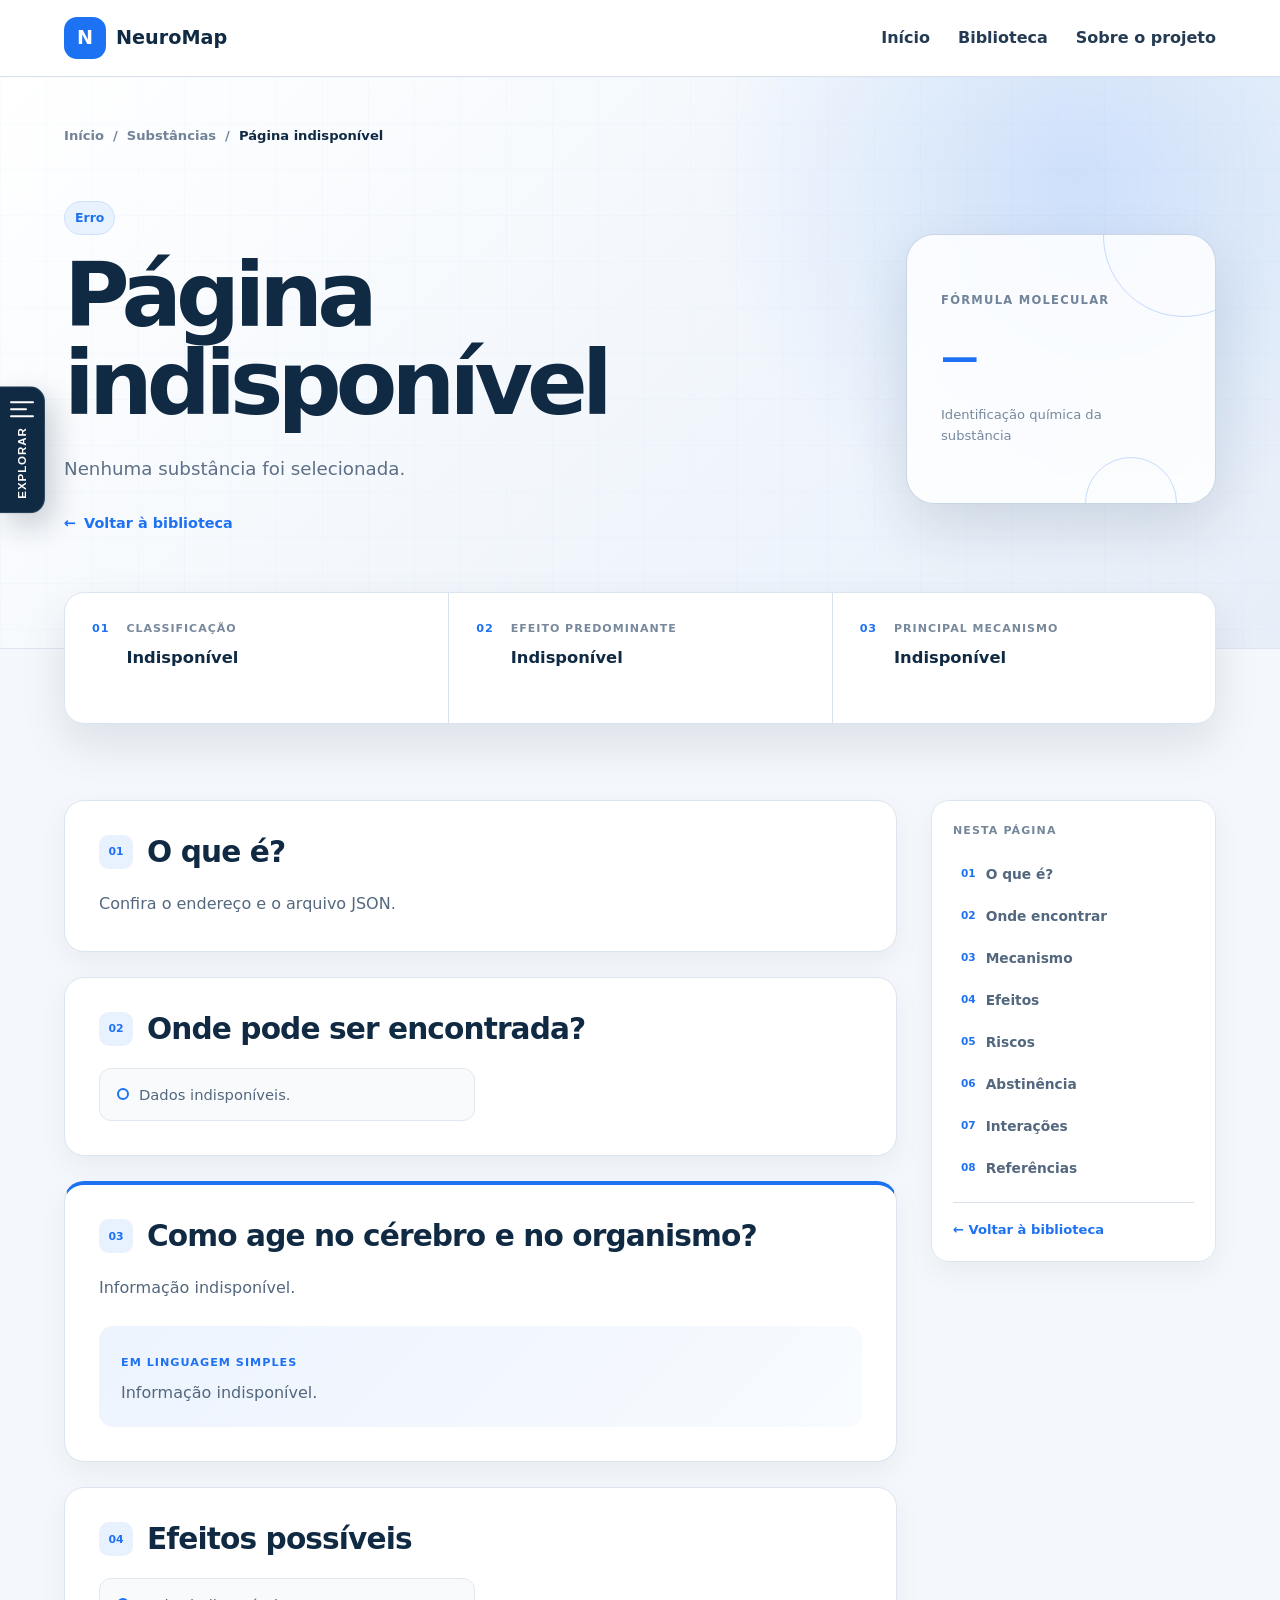
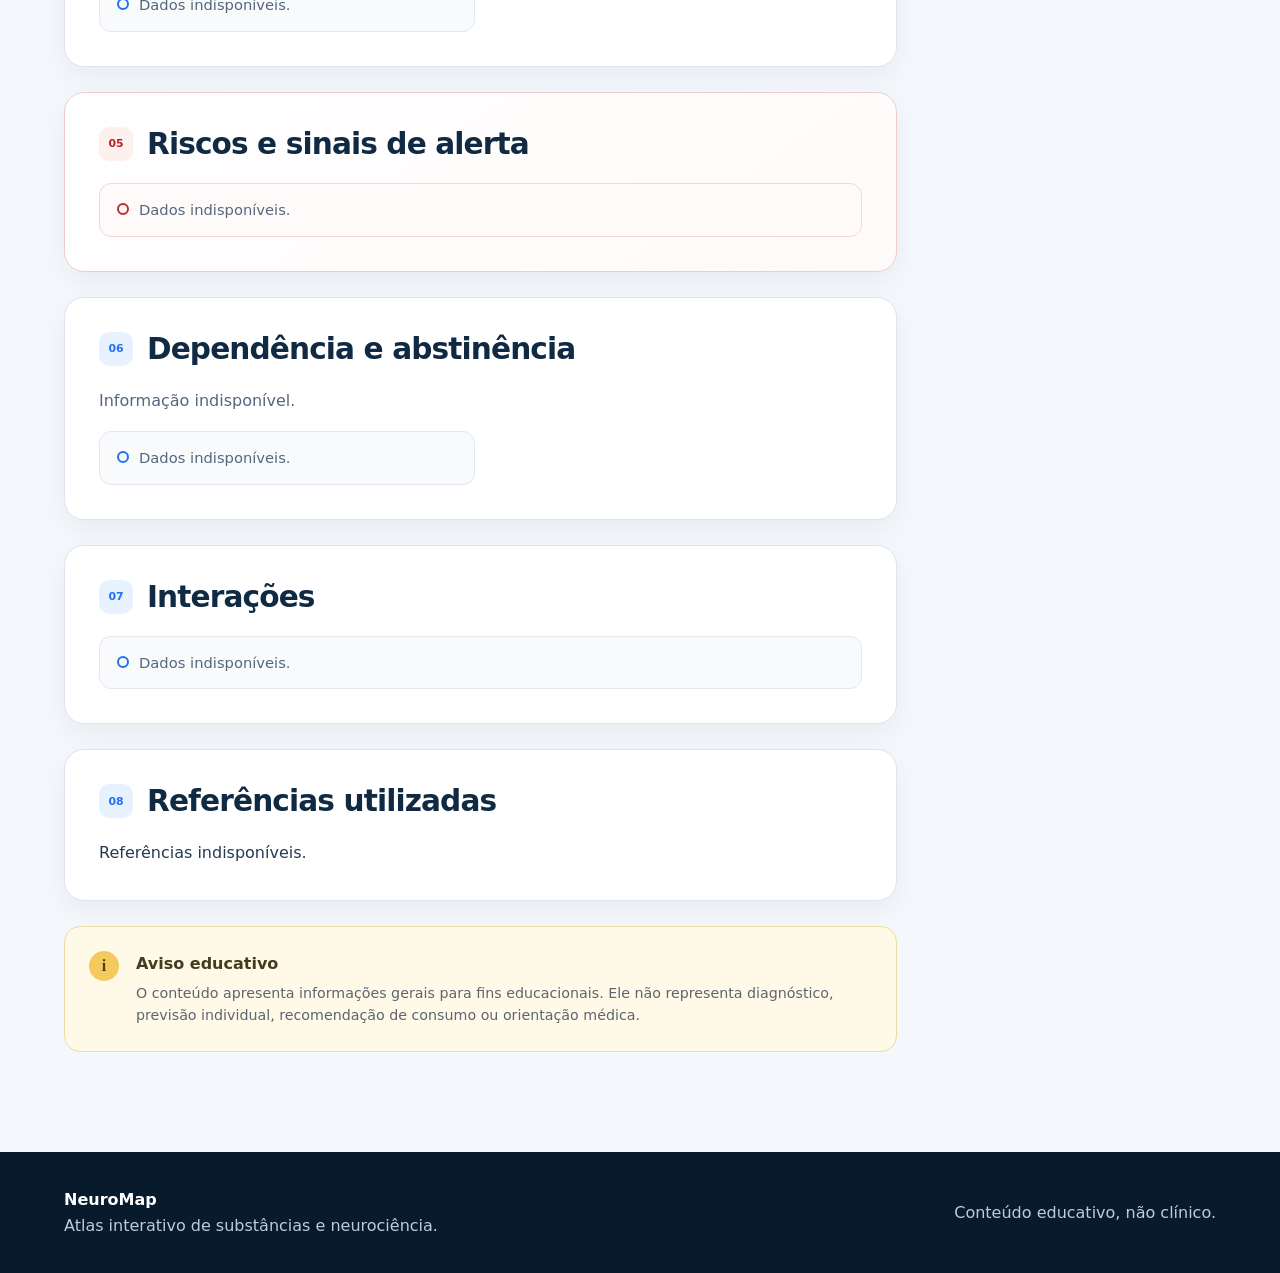
<file: substancia.html>
<!DOCTYPE html>
<html lang="pt-BR">
<head>
    <meta charset="UTF-8">

    <meta
        name="viewport"
        content="width=device-width, initial-scale=1.0"
    >

    <meta
        id="meta-description"
        name="description"
        content="Perfil educativo de uma substância no NeuroMap."
    >

    <title>Substância | NeuroMap</title>

    <link rel="stylesheet" href="css/style.css">
    <link rel="stylesheet" href="css/substancia.css">

    <script src="js/menu-lateral.js" defer></script>
    <script src="js/substancia.js" defer></script>
</head>

<body class="pagina-detalhe">
    <header class="cabecalho">
        <div class="container navegacao">
            <a class="logo" href="index.html" aria-label="Página inicial do NeuroMap">
                <span class="logo-simbolo">N</span>
                <span>NeuroMap</span>
            </a>

            <nav aria-label="Navegação principal">
    <ul class="menu">
        <li>
            <a href="index.html">
                Início
            </a>
        </li>

        <li>
            <a href="biblioteca.html">
                Biblioteca
            </a>
        </li>

        <li>
            <a href="sobre.html">
                Sobre o projeto
            </a>
        </li>
    </ul>
</nav>
    </header>

    <main class="pagina-substancia">
        <section class="cabecalho-substancia">
            <div class="container">
                <nav class="breadcrumb" aria-label="Caminho de navegação">
                    <a href="index.html">Início</a>
                    <span aria-hidden="true">/</span>
                    <a href="biblioteca.html">Substâncias</a>
                    <span aria-hidden="true">/</span>
                    <span id="breadcrumb-atual">Carregando...</span>
                </nav>

                <div class="topo-substancia">
                    <div class="introducao-substancia">
                        <span
                            class="categoria categoria-destaque"
                            id="categoria-substancia"
                        >
                            Carregando categoria...
                        </span>

                        <h1 id="nome-substancia">
                            Carregando...
                        </h1>

                        <p
                            class="resumo-detalhado"
                            id="resumo-substancia"
                        >
                            Aguarde enquanto os dados são carregados.
                        </p>

                        <a class="voltar" href="biblioteca.html">
                            <span aria-hidden="true">←</span>
                            Voltar à biblioteca
                        </a>
                    </div>

                    <aside class="formula-painel" aria-label="Identificação química">
                        <span class="formula-rotulo">Fórmula molecular</span>

                        <strong id="formula-substancia">
                            —
                        </strong>

                        <span class="formula-legenda">
                            Identificação química da substância
                        </span>
                    </aside>
                </div>
            </div>
        </section>

        <section class="ficha-rapida" aria-label="Resumo rápido">
            <div class="container grade-ficha">
                <article>
                    <span class="ficha-numero">01</span>
                    <div>
                        <span>Classificação</span>
                        <strong id="ficha-categoria">Carregando...</strong>
                    </div>
                </article>

                <article>
                    <span class="ficha-numero">02</span>
                    <div>
                        <span>Efeito predominante</span>
                        <strong id="ficha-efeito">Carregando...</strong>
                    </div>
                </article>

                <article>
                    <span class="ficha-numero">03</span>
                    <div>
                        <span>Principal mecanismo</span>
                        <strong id="ficha-mecanismo">Carregando...</strong>
                    </div>
                </article>
            </div>
        </section>

        <section class="secao secao-conteudo">
            <div class="container layout-conteudo">
                <div class="conteudo-principal">
                    <article class="bloco-detalhe" id="o-que-e">
                        <div class="titulo-bloco">
                            <span>01</span>
                            <h2>O que é?</h2>
                        </div>

                        <p id="descricao-substancia">
                            Carregando descrição...
                        </p>
                    </article>

                    <article class="bloco-detalhe" id="onde-encontrar">
                        <div class="titulo-bloco">
                            <span>02</span>
                            <h2>Onde pode ser encontrada?</h2>
                        </div>

                        <ul class="lista-informativa lista-colunas" id="lista-fontes">
                            <li>Carregando informações...</li>
                        </ul>
                    </article>

                    <article class="bloco-detalhe bloco-mecanismo" id="mecanismo">
                        <div class="titulo-bloco">
                            <span>03</span>
                            <h2>Como age no cérebro e no organismo?</h2>
                        </div>

                        <p id="mecanismo-substancia">
                            Carregando mecanismo...
                        </p>

                        <div class="explicacao-simples">
                            <span class="explicacao-etiqueta">Em linguagem simples</span>

                            <p id="mecanismo-simples">
                                Carregando explicação...
                            </p>
                        </div>
                    </article>

                    <article class="bloco-detalhe" id="efeitos">
                        <div class="titulo-bloco">
                            <span>04</span>
                            <h2>Efeitos possíveis</h2>
                        </div>

                        <ul class="lista-informativa lista-colunas" id="lista-efeitos">
                            <li>Carregando efeitos...</li>
                        </ul>
                    </article>

                    <article class="bloco-detalhe bloco-riscos" id="riscos">
                        <div class="titulo-bloco">
                            <span>05</span>
                            <h2>Riscos e sinais de alerta</h2>
                        </div>

                        <ul class="lista-informativa" id="lista-riscos">
                            <li>Carregando riscos...</li>
                        </ul>
                    </article>

                    <article class="bloco-detalhe" id="abstinencia">
                        <div class="titulo-bloco">
                            <span>06</span>
                            <h2>Dependência e abstinência</h2>
                        </div>

                        <p id="texto-abstinencia">
                            Carregando informações...
                        </p>

                        <ul class="lista-informativa lista-colunas" id="lista-abstinencia"></ul>
                    </article>

                    <article class="bloco-detalhe" id="interacoes">
                        <div class="titulo-bloco">
                            <span>07</span>
                            <h2>Interações</h2>
                        </div>

                        <ul class="lista-informativa" id="lista-interacoes">
                            <li>Carregando interações...</li>
                        </ul>
                    </article>

                    <article class="bloco-detalhe" id="referencias">
                        <div class="titulo-bloco">
                            <span>08</span>
                            <h2>Referências utilizadas</h2>
                        </div>

                        <div id="lista-referencias">
                            <p>Carregando referências...</p>
                        </div>
                    </article>

                    <aside class="aviso-educativo">
                        <span class="aviso-icone" aria-hidden="true">i</span>

                        <div>
                            <strong>Aviso educativo</strong>

                            <p>
                                O conteúdo apresenta informações gerais para fins
                                educacionais. Ele não representa diagnóstico,
                                previsão individual, recomendação de consumo ou
                                orientação médica.
                            </p>
                        </div>
                    </aside>
                </div>

                <aside class="sumario-wrapper">
                    <nav class="sumario-lateral" aria-label="Sumário da página">
                        <span class="sumario-etiqueta">Nesta página</span>

                        <a href="#o-que-e"><span>01</span> O que é?</a>
                        <a href="#onde-encontrar"><span>02</span> Onde encontrar</a>
                        <a href="#mecanismo"><span>03</span> Mecanismo</a>
                        <a href="#efeitos"><span>04</span> Efeitos</a>
                        <a href="#riscos"><span>05</span> Riscos</a>
                        <a href="#abstinencia"><span>06</span> Abstinência</a>
                        <a href="#interacoes"><span>07</span> Interações</a>
                        <a href="#referencias"><span>08</span> Referências</a>

                        <a class="sumario-voltar" href="biblioteca.html">
                            ← Voltar à biblioteca
                        </a>
                    </nav>
                </aside>
            </div>
        </section>
    </main>

    <footer class="rodape">
        <div class="container rodape-conteudo">
            <div>
                <strong>NeuroMap</strong>
                <p>Atlas interativo de substâncias e neurociência.</p>
            </div>

            <p>Conteúdo educativo, não clínico.</p>
        </div>
    </footer>
</body>
</html>
</file>
<file: css/style.css>
:root {
    --azul-escuro: #102a43;
    --azul: #1d72f3;
    --azul-claro: #eaf2ff;
    --verde: #25a18e;
    --amarelo: #f4c95d;
    --branco: #ffffff;
    --fundo: #f5f7fa;
    --texto: #243b53;
    --texto-claro: #627d98;
    --borda: #d9e2ec;
    --sombra: 0 14px 35px rgba(16, 42, 67, 0.12);
    --raio: 18px;
    --largura: 1180px;
}

* {
    box-sizing: border-box;
    margin: 0;
    padding: 0;
}

html {
    scroll-behavior: smooth;
}

body {
    background: var(--fundo);
    color: var(--texto);
    font-family: Arial, Helvetica, sans-serif;
    line-height: 1.6;
}

a {
    color: inherit;
    text-decoration: none;
}

button,
a {
    -webkit-tap-highlight-color: transparent;
}

.container {
    width: min(90%, var(--largura));
    margin: 0 auto;
}

/* Cabeçalho */

.cabecalho {
    position: sticky;
    top: 0;
    z-index: 1000;
    background: rgba(255, 255, 255, 0.94);
    border-bottom: 1px solid var(--borda);
    backdrop-filter: blur(12px);
}

.navegacao {
    min-height: 76px;
    display: flex;
    align-items: center;
    justify-content: space-between;
    gap: 30px;
}

.logo {
    display: flex;
    align-items: center;
    gap: 10px;
    color: var(--azul-escuro);
    font-size: 1.2rem;
    font-weight: 800;
}

.logo-simbolo {
    width: 42px;
    height: 42px;
    display: grid;
    place-items: center;
    border-radius: 13px;
    background: var(--azul);
    color: var(--branco);
}

.menu {
    display: flex;
    align-items: center;
    gap: 28px;
    list-style: none;
}

.menu a {
    color: var(--texto);
    font-weight: 700;
}

.menu a:hover,
.menu a:focus {
    color: var(--azul);
}
.menu a[aria-current="page"] {
    position: relative;
    color: var(--azul);
}

.menu a[aria-current="page"]::after {
    content: "";

    position: absolute;
    right: 0;
    bottom: -9px;
    left: 0;

    height: 3px;

    border-radius: 999px;

    background: var(--azul);
}

/* Hero */

.hero {
    min-height: 650px;
    display: flex;
    align-items: center;
    overflow: hidden;
    background:
        radial-gradient(circle at 80% 20%, rgba(29, 114, 243, 0.18), transparent 34%),
        linear-gradient(135deg, #ffffff 0%, #edf4ff 100%);
}

.hero-conteudo {
    display: grid;
    grid-template-columns: 1.1fr 0.9fr;
    align-items: center;
    gap: 70px;
    padding: 80px 0;
}

.etiqueta {
    display: inline-block;
    margin-bottom: 14px;
    color: var(--azul);
    font-size: 0.8rem;
    font-weight: 800;
    letter-spacing: 0.08em;
    text-transform: uppercase;
}

.hero h1 {
    max-width: 720px;
    color: var(--azul-escuro);
    font-size: clamp(2.4rem, 5vw, 4.7rem);
    line-height: 1.05;
}

.hero-texto > p {
    max-width: 650px;
    margin-top: 24px;
    color: var(--texto-claro);
    font-size: 1.15rem;
}

.hero-botoes {
    display: flex;
    flex-wrap: wrap;
    gap: 14px;
    margin-top: 32px;
}

.botao {
    min-height: 50px;
    display: inline-flex;
    align-items: center;
    justify-content: center;
    padding: 0 24px;
    border: 2px solid transparent;
    border-radius: 12px;
    font-weight: 800;
    transition: 0.2s;
}

.botao-principal {
    background: var(--azul);
    color: var(--branco);
}

.botao-principal:hover {
    transform: translateY(-2px);
    box-shadow: 0 10px 25px rgba(29, 114, 243, 0.25);
}

.botao-secundario {
    border-color: var(--borda);
    background: var(--branco);
    color: var(--azul-escuro);
}

/* Ilustração criada somente com CSS */

.hero-visual {
    display: grid;
    place-items: center;
}

.cerebro {
    position: relative;
    width: min(420px, 80vw);
    aspect-ratio: 1;
    border: 2px solid rgba(29, 114, 243, 0.25);
    border-radius: 46% 54% 52% 48%;
    background:
        radial-gradient(circle at 35% 35%, #ffffff, transparent 22%),
        linear-gradient(135deg, #d9e9ff, #f5f9ff);
    box-shadow: var(--sombra);
}

.neuronio,
.pulso {
    position: absolute;
    border-radius: 50%;
}

.neuronio {
    width: 20px;
    height: 20px;
    background: var(--azul);
    box-shadow:
        0 0 0 8px rgba(29, 114, 243, 0.12),
        0 0 30px rgba(29, 114, 243, 0.45);
}

.neuronio-1 {
    top: 23%;
    left: 25%;
}

.neuronio-2 {
    top: 35%;
    right: 22%;
}

.neuronio-3 {
    bottom: 25%;
    left: 35%;
}

.neuronio-4 {
    bottom: 20%;
    right: 27%;
}

.pulso {
    width: 11px;
    height: 11px;
    background: var(--amarelo);
    animation: pulsar 1.8s infinite alternate;
}

.pulso-1 {
    top: 48%;
    left: 48%;
}

.pulso-2 {
    top: 63%;
    left: 60%;
    animation-delay: 0.7s;
}

@keyframes pulsar {
    from {
        transform: scale(0.7);
        opacity: 0.4;
    }

    to {
        transform: scale(1.7);
        opacity: 1;
        box-shadow: 0 0 25px var(--amarelo);
    }
}

/* Números */

.numeros {
    position: relative;
    margin-top: -34px;
}

.grade-numeros {
    display: grid;
    grid-template-columns: repeat(4, 1fr);
    overflow: hidden;
    border: 1px solid var(--borda);
    border-radius: var(--raio);
    background: var(--branco);
    box-shadow: var(--sombra);
}

.grade-numeros article {
    padding: 28px;
    text-align: center;
}

.grade-numeros article + article {
    border-left: 1px solid var(--borda);
}

.grade-numeros strong {
    display: block;
    color: var(--azul);
    font-size: 2rem;
}

.grade-numeros span {
    color: var(--texto-claro);
}

/* Seções */

.secao {
    padding: 100px 0;
}

.titulo-secao {
    max-width: 730px;
    margin-bottom: 42px;
}

.titulo-secao h2,
.sobre h2 {
    color: var(--azul-escuro);
    font-size: clamp(2rem, 4vw, 3.2rem);
    line-height: 1.15;
}

.titulo-secao p {
    margin-top: 16px;
    color: var(--texto-claro);
}

/* Cards de substâncias */

.grade-substancias {
    display: grid;
    grid-template-columns: repeat(3, 1fr);
    gap: 24px;
}

.card-substancia {
    position: relative;
    overflow: hidden;
    padding: 28px;
    border: 1px solid var(--borda);
    border-radius: var(--raio);
    background: var(--branco);
    box-shadow: 0 8px 25px rgba(16, 42, 67, 0.07);
    transition: 0.25s;
}

.card-substancia::before {
    content: "";
    position: absolute;
    inset: 0 0 auto;
    height: 6px;
    background: var(--cor-card, var(--azul));
}

.card-substancia:hover {
    transform: translateY(-6px);
    box-shadow: var(--sombra);
}

.card-topo {
    display: flex;
    align-items: flex-start;
    justify-content: space-between;
    gap: 18px;
}

.card-substancia h3 {
    margin-top: 12px;
    color: var(--azul-escuro);
    font-size: 1.55rem;
}

.categoria {
    display: inline-block;
    padding: 6px 10px;
    border-radius: 999px;
    background: var(--azul-claro);
    color: var(--azul);
    font-size: 0.78rem;
    font-weight: 800;
}

.formula {
    color: var(--texto-claro);
    font-weight: 700;
}

.card-resumo {
    margin-top: 18px;
    color: var(--texto-claro);
}

.card-substancia h4 {
    margin-top: 22px;
    color: var(--azul-escuro);
}

.lista-efeitos {
    margin: 10px 0 24px 20px;
    color: var(--texto-claro);
}

.botao-card {
    width: 100%;
    min-height: 45px;

    display: flex;
    align-items: center;
    justify-content: center;

    border: 0;
    border-radius: 10px;
    background: var(--azul-escuro);
    color: var(--branco);
    cursor: pointer;
    font-size: 0.95rem;
    font-weight: 800;
    text-decoration: none;
}

.botao-card:hover {
    background: var(--azul);
}

.mensagem-carregamento,
.mensagem-erro {
    grid-column: 1 / -1;
    padding: 30px;
    border-radius: var(--raio);
    background: var(--branco);
    text-align: center;
}

.mensagem-erro {
    color: #a61b1b;
}

/* Recursos */

.secao-recursos {
    background: var(--azul-escuro);
}

.secao-recursos .titulo-secao h2 {
    color: var(--branco);
}

.secao-recursos .titulo-secao p {
    color: #bcccdc;
}

.grade-recursos {
    display: grid;
    grid-template-columns: repeat(3, 1fr);
    gap: 24px;
}

.recurso {
    display: flex;
    align-items: flex-start;
    gap: 18px;
    padding: 26px;
    border: 1px solid rgba(255, 255, 255, 0.13);
    border-radius: var(--raio);
    background: rgba(255, 255, 255, 0.07);
    color: var(--branco);
}

.recurso-icone {
    font-size: 2rem;
}

.recurso h3 {
    margin: 8px 0 10px;
    font-size: 1.3rem;
}

.recurso p {
    color: #bcccdc;
}

.status {
    color: var(--amarelo);
    font-size: 0.75rem;
    font-weight: 800;
    text-transform: uppercase;
}

/* Sobre */

.sobre {
    background: var(--branco);
}

.sobre-conteudo {
    display: grid;
    grid-template-columns: 1fr 1fr;
    gap: 70px;
    align-items: start;
}

.sobre p {
    color: var(--texto-claro);
}

.aviso {
    margin-top: 20px;
    padding: 18px;
    border-left: 5px solid var(--amarelo);
    background: #fff9e8;
}

/* Rodapé */

.rodape {
    padding: 35px 0;
    background: #081b2c;
    color: #bcccdc;
}

.rodape-conteudo {
    display: flex;
    align-items: center;
    justify-content: space-between;
    gap: 25px;
}

.rodape strong {
    color: var(--branco);
}

/* Responsividade */

@media (max-width: 900px) {
    .hero-conteudo,
    .sobre-conteudo {
        grid-template-columns: 1fr;
    }

    .hero-texto {
        text-align: center;
    }

    .hero-texto > p {
        margin-inline: auto;
    }

    .hero-botoes {
        justify-content: center;
    }

    .hero-visual {
        order: -1;
    }

    .grade-substancias,
    .grade-recursos {
        grid-template-columns: 1fr;
    }

    .grade-numeros {
        grid-template-columns: repeat(2, 1fr);
    }

    .grade-numeros article + article {
        border-left: 0;
    }
}

@media (max-width: 650px) {
    .menu a[aria-current="page"]::after {
    bottom: -4px;
}
    .navegacao {
        padding: 15px 0;
        flex-direction: column;
    }

    .menu {
        flex-wrap: wrap;
        justify-content: center;
        gap: 14px 20px;
    }

    .hero {
        min-height: auto;
    }

    .hero-conteudo {
        padding: 55px 0 85px;
    }

    .hero h1 {
        font-size: 2.5rem;
    }

    .grade-numeros {
        grid-template-columns: 1fr;
    }

    .grade-numeros article {
        border-bottom: 1px solid var(--borda);
    }

    .secao {
        padding: 75px 0;
    }

    .rodape-conteudo {
        flex-direction: column;
        text-align: center;
    }
}


/* Ajustes profissionais gerais */

body {
    font-family:
        "Segoe UI",
        Inter,
        system-ui,
        -apple-system,
        BlinkMacSystemFont,
        Arial,
        sans-serif;
    text-rendering: optimizeLegibility;
}

.hero h1,
.titulo-secao h2,
.sobre h2 {
    letter-spacing: -0.045em;
}

.card-substancia {
    min-height: 100%;
    display: flex;
    flex-direction: column;
}

.botao-card {
    margin-top: auto;
    justify-content: space-between;
    padding-inline: 18px;
}

.botao-card::after {
    content: "→";
    font-size: 1.05rem;
}

.lista-efeitos {
    list-style: none;
    margin-left: 0;
}

.lista-efeitos li {
    position: relative;
    padding-left: 18px;
}

.lista-efeitos li + li {
    margin-top: 8px;
}

.lista-efeitos li::before {
    content: "";
    position: absolute;
    top: 0.68em;
    left: 0;
    width: 6px;
    height: 6px;
    border-radius: 50%;
    background: var(--cor-card, var(--azul));
}

@media (prefers-reduced-motion: reduce) {
    *,
    *::before,
    *::after {
        scroll-behavior: auto !important;
        animation-duration: 0.01ms !important;
        animation-iteration-count: 1 !important;
        transition-duration: 0.01ms !important;
    }
}


/* =========================================================
   CENTRAL DE NAVEGAÇÃO LATERAL
   ========================================================= */

.sr-only {
    position: absolute;
    width: 1px;
    height: 1px;
    overflow: hidden;
    clip: rect(0, 0, 0, 0);
    white-space: nowrap;
    clip-path: inset(50%);
}

.menu-global-aberto {
    overflow: hidden;
}

.aba-menu-lateral {
    position: fixed;
    top: 50%;
    left: 0;
    z-index: 1300;
    min-height: 116px;
    display: flex;
    flex-direction: column;
    align-items: center;
    justify-content: center;
    gap: 10px;
    padding: 14px 10px;
    border: 1px solid rgba(255, 255, 255, 0.14);
    border-left: 0;
    border-radius: 0 15px 15px 0;
    background: var(--azul-escuro);
    color: var(--branco);
    box-shadow: 8px 12px 30px rgba(11, 31, 51, 0.2);
    cursor: pointer;
    transform: translateY(-50%);
    transition:
        background 0.2s ease,
        padding 0.2s ease,
        transform 0.2s ease;
}

.aba-menu-lateral:hover,
.aba-menu-lateral:focus-visible {
    padding-right: 14px;
    background: var(--azul);
}

.aba-menu-icone {
    width: 24px;
    display: grid;
    gap: 5px;
}

.aba-menu-icone i {
    display: block;
    height: 2px;
    border-radius: 999px;
    background: currentColor;
}

.aba-menu-icone i:nth-child(2) {
    width: 17px;
}

.aba-menu-texto {
    writing-mode: vertical-rl;
    transform: rotate(180deg);
    font-size: 0.72rem;
    font-weight: 850;
    letter-spacing: 0.08em;
    text-transform: uppercase;
}

.menu-lateral-overlay {
    position: fixed;
    inset: 0;
    z-index: 1390;
    background: rgba(5, 18, 31, 0.58);
    opacity: 0;
    backdrop-filter: blur(3px);
    transition: opacity 0.22s ease;
}

.menu-lateral-overlay.overlay-visivel {
    opacity: 1;
}

.menu-lateral {
    position: fixed;
    top: 0;
    bottom: 0;
    left: 0;
    z-index: 1400;
    width: min(430px, 92vw);
    display: flex;
    flex-direction: column;
    border-right: 1px solid rgba(255, 255, 255, 0.08);
    background:
        radial-gradient(circle at 10% 0%, rgba(37, 99, 235, 0.2), transparent 28%),
        linear-gradient(160deg, #0a1d30, #0d2740 64%, #0a2035);
    color: var(--branco);
    box-shadow: 24px 0 70px rgba(3, 13, 23, 0.33);
    transform: translateX(-103%);
    visibility: hidden;
    transition:
        transform 0.28s ease,
        visibility 0.28s ease;
}

.menu-lateral.menu-lateral-aberto {
    transform: translateX(0);
    visibility: visible;
}

.menu-lateral-cabecalho {
    min-height: 86px;
    display: flex;
    align-items: center;
    justify-content: space-between;
    gap: 20px;
    padding: 18px 22px;
    border-bottom: 1px solid rgba(255, 255, 255, 0.1);
}

.menu-lateral-logo {
    display: flex;
    align-items: center;
    gap: 12px;
}

.menu-lateral-logo > span:last-child {
    display: flex;
    flex-direction: column;
}

.menu-lateral-logo strong {
    color: var(--branco);
    font-size: 1rem;
}

.menu-lateral-logo small {
    color: #9fb4ca;
    font-size: 0.72rem;
}

.fechar-menu-lateral {
    width: 40px;
    height: 40px;
    display: grid;
    place-items: center;
    border: 1px solid rgba(255, 255, 255, 0.13);
    border-radius: 12px;
    background: rgba(255, 255, 255, 0.07);
    color: var(--branco);
    cursor: pointer;
    font-size: 1.7rem;
    line-height: 1;
    transition:
        background 0.18s ease,
        transform 0.18s ease;
}

.fechar-menu-lateral:hover {
    background: rgba(255, 255, 255, 0.13);
    transform: rotate(4deg);
}

.menu-lateral-conteudo {
    flex: 1;
    overflow-y: auto;
    padding: 8px 22px 30px;
    scrollbar-width: thin;
    scrollbar-color: rgba(255, 255, 255, 0.25) transparent;
}

.grupo-menu-lateral {
    padding: 25px 0;
    border-bottom: 1px solid rgba(255, 255, 255, 0.09);
}

.grupo-menu-lateral:last-child {
    border-bottom: 0;
}

.grupo-menu-linha {
    display: flex;
    align-items: center;
    justify-content: space-between;
    gap: 15px;
}

.grupo-menu-titulo {
    display: block;
    color: #8fa7bf;
    font-size: 0.68rem;
    font-weight: 900;
    letter-spacing: 0.12em;
    text-transform: uppercase;
}

.contador-menu {
    min-width: 27px;
    min-height: 27px;
    display: grid;
    place-items: center;
    border: 1px solid rgba(255, 255, 255, 0.12);
    border-radius: 9px;
    background: rgba(255, 255, 255, 0.07);
    color: #d5e2ef;
    font-size: 0.7rem;
    font-weight: 850;
}

.links-menu-lateral {
    display: grid;
    gap: 7px;
    margin-top: 13px;
}

.links-menu-lateral > a {
    display: grid;
    grid-template-columns: 27px minmax(0, 1fr);
    align-items: center;
    gap: 11px;
    padding: 11px;
    border: 1px solid transparent;
    border-radius: 12px;
    transition:
        background 0.18s ease,
        border-color 0.18s ease,
        transform 0.18s ease;
}

.links-menu-lateral > a:hover {
    border-color: rgba(255, 255, 255, 0.1);
    background: rgba(255, 255, 255, 0.07);
    transform: translateX(3px);
}

.link-menu-numero {
    color: #75a9ff;
    font-size: 0.66rem;
    font-weight: 900;
}

.links-menu-lateral strong {
    display: block;
    color: #f7fbff;
    font-size: 0.88rem;
}

.links-menu-lateral small {
    display: block;
    margin-top: 2px;
    color: #93a9bf;
    font-size: 0.72rem;
}

.busca-menu-lateral {
    min-height: 45px;
    display: flex;
    align-items: center;
    gap: 10px;
    margin: 14px 0 11px;
    padding: 0 14px;
    border: 1px solid rgba(255, 255, 255, 0.12);
    border-radius: 12px;
    background: rgba(255, 255, 255, 0.07);
    color: #9eb3c8;
}

.busca-menu-lateral:focus-within {
    border-color: rgba(117, 169, 255, 0.65);
    background: rgba(255, 255, 255, 0.1);
}

.busca-menu-lateral input {
    min-width: 0;
    flex: 1;
    border: 0;
    outline: 0;
    background: transparent;
    color: var(--branco);
    font: inherit;
    font-size: 0.83rem;
}

.busca-menu-lateral input::placeholder {
    color: #8ba1b7;
}

.lista-menu-substancias {
    display: grid;
    gap: 7px;
}

.item-menu-substancia {
    --cor-item-menu: #2563eb;
    display: grid;
    grid-template-columns: 9px minmax(0, 1fr) auto;
    align-items: center;
    gap: 12px;
    padding: 11px 12px;
    border: 1px solid transparent;
    border-radius: 12px;
    background: rgba(255, 255, 255, 0.035);
    transition:
        background 0.18s ease,
        border-color 0.18s ease,
        transform 0.18s ease;
}

.item-menu-substancia:hover {
    border-color: rgba(255, 255, 255, 0.1);
    background: rgba(255, 255, 255, 0.075);
    transform: translateX(3px);
}

.item-menu-substancia.substancia-menu-atual {
    border-color: color-mix(in srgb, var(--cor-item-menu) 55%, transparent);
    background: color-mix(in srgb, var(--cor-item-menu) 18%, transparent);
}

.marcador-menu-substancia {
    width: 8px;
    height: 28px;
    border-radius: 999px;
    background: var(--cor-item-menu);
    box-shadow: 0 0 16px color-mix(in srgb, var(--cor-item-menu) 55%, transparent);
}

.dados-menu-substancia {
    min-width: 0;
}

.dados-menu-substancia strong,
.dados-menu-substancia small {
    display: block;
    overflow: hidden;
    text-overflow: ellipsis;
    white-space: nowrap;
}

.dados-menu-substancia strong {
    color: #f6fbff;
    font-size: 0.85rem;
}

.dados-menu-substancia small {
    margin-top: 2px;
    color: #91a8bf;
    font-size: 0.69rem;
}

.seta-menu-substancia {
    color: #85a1bd;
    font-size: 0.9rem;
}

.menu-carregando,
.menu-erro,
.menu-sem-resultados {
    padding: 16px 10px;
    color: #9fb4c9;
    font-size: 0.78rem;
    text-align: center;
}

.menu-erro {
    color: #ffb9b9;
}

.atalhos-menu-lateral {
    display: grid;
    gap: 8px;
    margin-top: 13px;
}

.atalhos-menu-lateral a {
    display: flex;
    align-items: center;
    justify-content: space-between;
    gap: 15px;
    padding: 11px 12px;
    border-radius: 10px;
    background: rgba(255, 255, 255, 0.04);
    color: #dbe8f5;
    font-size: 0.8rem;
}

.atalhos-menu-lateral a:hover {
    background: rgba(255, 255, 255, 0.08);
}

.atalhos-menu-lateral small {
    color: var(--amarelo);
    font-size: 0.62rem;
    font-weight: 850;
    letter-spacing: 0.04em;
    text-transform: uppercase;
}

.menu-lateral-rodape {
    padding: 18px 22px 20px;
    border-top: 1px solid rgba(255, 255, 255, 0.1);
    background: rgba(3, 15, 26, 0.22);
}

.menu-lateral-rodape strong {
    color: #e9f3fc;
    font-size: 0.77rem;
}

.menu-lateral-rodape p {
    margin-top: 3px;
    color: #8fa7bf;
    font-size: 0.7rem;
}

@media (max-width: 680px) {
    .aba-menu-lateral {
        top: auto;
        right: 18px;
        bottom: 18px;
        left: auto;
        min-height: 54px;
        flex-direction: row;
        padding: 0 18px;
        border: 0;
        border-radius: 999px;
        transform: none;
    }

    .aba-menu-lateral:hover,
    .aba-menu-lateral:focus-visible {
        padding-right: 18px;
    }

    .aba-menu-texto {
        writing-mode: initial;
        transform: none;
    }

    .menu-lateral {
        width: min(390px, 94vw);
    }
}

@media (prefers-reduced-motion: reduce) {
    .menu-lateral,
    .menu-lateral-overlay,
    .aba-menu-lateral,
    .item-menu-substancia,
    .links-menu-lateral > a {
        transition: none;
    }
}


/* =========================================================
   BIBLIOTECA COMPLETA E ORGANIZAÇÃO POR CATEGORIAS
   ========================================================= */

.acao-biblioteca {
    display: flex;
    justify-content: center;
    margin-top: 42px;
}

.biblioteca-hero {
    position: relative;
    overflow: hidden;
    padding: 88px 0;
    border-bottom: 1px solid var(--borda);
    background:
        radial-gradient(circle at 85% 20%, rgba(37, 99, 235, 0.16), transparent 32%),
        linear-gradient(135deg, #ffffff, var(--azul-claro));
}

.biblioteca-hero::before {
    content: "";
    position: absolute;
    inset: 0;
    pointer-events: none;
    opacity: 0.22;
    background-image:
        linear-gradient(rgba(37, 99, 235, 0.07) 1px, transparent 1px),
        linear-gradient(90deg, rgba(37, 99, 235, 0.07) 1px, transparent 1px);
    background-size: 46px 46px;
}

.biblioteca-hero .container {
    position: relative;
    z-index: 1;
}

.biblioteca-hero h1 {
    max-width: 870px;
    color: var(--azul-escuro);
    font-size: clamp(2.8rem, 6vw, 5rem);
    font-weight: 850;
    letter-spacing: -0.055em;
    line-height: 1.02;
}

.biblioteca-hero p {
    max-width: 760px;
    margin-top: 23px;
    color: var(--texto-claro);
    font-size: 1.1rem;
}

.voltar-biblioteca {
    display: inline-flex;
    margin-bottom: 29px;
    color: var(--azul);
    font-size: 0.9rem;
    font-weight: 800;
}

.voltar-biblioteca:hover {
    text-decoration: underline;
}

.secao-biblioteca {
    background: var(--fundo);
}

.controles-biblioteca {
    display: grid;
    grid-template-columns: minmax(0, 1.5fr) minmax(220px, 0.7fr) auto;
    align-items: end;
    gap: 18px;
    margin-bottom: 30px;
    padding: 22px;
    border: 1px solid var(--borda);
    border-radius: var(--raio);
    background: var(--branco);
    box-shadow: 0 12px 30px rgba(11, 31, 51, 0.06);
}

.campo-busca,
.campo-filtro {
    display: grid;
    gap: 8px;
}

.campo-busca > span,
.campo-filtro > span {
    color: var(--azul-escuro);
    font-size: 0.76rem;
    font-weight: 850;
    letter-spacing: 0.05em;
    text-transform: uppercase;
}

.campo-busca-linha {
    display: flex;
    gap: 9px;
}

.campo-busca input,
.campo-filtro select {
    width: 100%;
    min-height: 48px;
    padding: 0 15px;
    border: 1px solid var(--borda);
    border-radius: 11px;
    outline: none;
    background: #f8fafc;
    color: var(--texto);
    font: inherit;
    font-size: 0.92rem;
}

.campo-busca input:focus,
.campo-filtro select:focus {
    border-color: var(--azul);
    box-shadow: 0 0 0 4px rgba(37, 99, 235, 0.1);
}

.campo-busca button {
    min-height: 48px;
    padding: 0 17px;
    border: 1px solid var(--borda);
    border-radius: 11px;
    background: var(--branco);
    color: var(--azul-escuro);
    cursor: pointer;
    font-weight: 800;
}

.campo-busca button:hover {
    border-color: var(--azul);
    color: var(--azul);
}

.resultado-biblioteca {
    min-width: 140px;
    min-height: 48px;
    display: flex;
    flex-direction: column;
    justify-content: center;
    padding: 8px 15px;
    border-radius: 11px;
    background: var(--azul-escuro);
    color: var(--branco);
}

.resultado-biblioteca strong {
    font-size: 1.25rem;
    line-height: 1;
}

.resultado-biblioteca span {
    margin-top: 4px;
    color: #bcccdc;
    font-size: 0.69rem;
}

.atalhos-categorias {
    display: grid;
    grid-template-columns: repeat(4, minmax(0, 1fr));
    gap: 12px;
    margin-bottom: 56px;
}

.atalhos-categorias > a {
    --cor-categoria: var(--azul);
    min-height: 62px;
    display: flex;
    align-items: center;
    gap: 11px;
    padding: 13px 15px;
    border: 1px solid var(--borda);
    border-radius: 13px;
    background: var(--branco);
    color: var(--azul-escuro);
    box-shadow: 0 8px 22px rgba(11, 31, 51, 0.04);
    font-size: 0.86rem;
    font-weight: 800;
    transition: transform 0.2s ease, border-color 0.2s ease, box-shadow 0.2s ease;
}

.atalhos-categorias > a:hover {
    border-color: var(--cor-categoria);
    transform: translateY(-2px);
    box-shadow: 0 12px 26px rgba(11, 31, 51, 0.08);
}

.atalho-cor {
    width: 10px;
    height: 10px;
    flex: 0 0 auto;
    border-radius: 50%;
    background: var(--cor-categoria);
    box-shadow: 0 0 0 5px color-mix(in srgb, var(--cor-categoria) 12%, transparent);
}

.atalhos-categorias strong {
    min-width: 26px;
    min-height: 26px;
    display: grid;
    place-items: center;
    margin-left: auto;
    border-radius: 8px;
    background: color-mix(in srgb, var(--cor-categoria) 10%, #ffffff);
    color: var(--cor-categoria);
    font-size: 0.75rem;
}

.biblioteca-categorias {
    display: grid;
    gap: 75px;
}

.secao-categoria {
    --cor-categoria: var(--azul);
    scroll-margin-top: 115px;
    padding-top: 31px;
    border-top: 1px solid var(--borda);
}

.cabecalho-categoria {
    display: flex;
    align-items: flex-start;
    justify-content: space-between;
    gap: 30px;
}

.categoria-identificacao {
    display: flex;
    align-items: flex-start;
    gap: 18px;
}

.categoria-ordem {
    min-width: 49px;
    min-height: 49px;
    display: grid;
    place-items: center;
    border-radius: 14px;
    background: color-mix(in srgb, var(--cor-categoria) 11%, #ffffff);
    color: var(--cor-categoria);
    font-size: 0.77rem;
    font-weight: 900;
}

.categoria-resumo {
    display: block;
    max-width: 720px;
    margin-bottom: 7px;
    color: var(--cor-categoria);
    font-size: 0.72rem;
    font-weight: 850;
    letter-spacing: 0.06em;
    text-transform: uppercase;
}

.cabecalho-categoria h2 {
    color: var(--azul-escuro);
    font-size: clamp(2rem, 4vw, 3rem);
    font-weight: 850;
    letter-spacing: -0.04em;
    line-height: 1.05;
}

.categoria-quantidade {
    flex: 0 0 auto;
    padding: 8px 12px;
    border: 1px solid var(--borda);
    border-radius: 999px;
    background: var(--branco);
    color: var(--texto-claro);
    font-size: 0.76rem;
    font-weight: 800;
}

.categoria-explicacao {
    max-width: 900px;
    margin: 22px 0 31px 67px;
    color: var(--texto-claro);
    font-size: 1rem;
}

.categoria-grade {
    margin-left: 67px;
}

.categoria-vazia {
    grid-column: 1 / -1;
    padding: 32px;
    border: 1px dashed color-mix(in srgb, var(--cor-categoria) 40%, var(--borda));
    border-radius: var(--raio);
    background: color-mix(in srgb, var(--cor-categoria) 4%, #ffffff);
}

.categoria-vazia strong {
    color: var(--azul-escuro);
}

.categoria-vazia p {
    margin-top: 5px;
    color: var(--texto-claro);
}

.mensagem-sem-resultados {
    margin-top: 30px;
    padding: 36px;
    border: 1px dashed var(--borda);
    border-radius: var(--raio);
    background: var(--branco);
    text-align: center;
}

.mensagem-sem-resultados strong {
    color: var(--azul-escuro);
    font-size: 1.1rem;
}

.mensagem-sem-resultados p {
    margin-top: 7px;
    color: var(--texto-claro);
}

[hidden] {
    display: none !important;
}

@media (max-width: 980px) {
    .controles-biblioteca {
        grid-template-columns: 1fr 1fr;
    }

    .resultado-biblioteca {
        grid-column: 1 / -1;
    }

    .atalhos-categorias {
        grid-template-columns: repeat(2, minmax(0, 1fr));
    }

    .categoria-grade {
        grid-template-columns: 1fr;
    }
}

@media (max-width: 680px) {
    .biblioteca-hero {
        padding: 62px 0;
    }

    .controles-biblioteca,
    .atalhos-categorias {
        grid-template-columns: 1fr;
    }

    .campo-busca-linha {
        flex-direction: column;
    }

    .resultado-biblioteca {
        grid-column: auto;
    }

    .cabecalho-categoria {
        flex-direction: column;
    }

    .categoria-identificacao {
        flex-direction: column;
    }

    .categoria-explicacao,
    .categoria-grade {
        margin-left: 0;
    }
}

/* ==================================================
   CATEGORIAS DA PÁGINA INICIAL
================================================== */

.secao-categorias-home {
    position: relative;
    overflow: hidden;

    background:
        linear-gradient(
            180deg,
            #f8fafc 0%,
            #ffffff 100%
        );
}

.secao-categorias-home::before {
    content: "";

    position: absolute;
    top: -180px;
    right: -180px;

    width: 420px;
    height: 420px;

    border-radius: 50%;

    background:
        radial-gradient(
            circle,
            rgba(37, 99, 235, 0.08) 0%,
            rgba(37, 99, 235, 0) 70%
        );

    pointer-events: none;
}

.grade-categorias-home {
    position: relative;

    display: grid;
    grid-template-columns:
        repeat(
            auto-fit,
            minmax(270px, 1fr)
        );

    gap: 22px;

    margin-top: 38px;
}

.card-categoria-home {
    --cor-categoria: #2563eb;

    position: relative;
    overflow: hidden;

    min-height: 350px;

    display: flex;
    flex-direction: column;

    padding: 25px;

    border: 1px solid var(--borda);
    border-radius: 20px;

    background: var(--branco);

    box-shadow:
        0 16px 38px
        rgba(11, 31, 51, 0.07);

    transition:
        transform 0.25s ease,
        box-shadow 0.25s ease,
        border-color 0.25s ease;
}

.card-categoria-home::before {
    content: "";

    position: absolute;
    top: 0;
    left: 0;

    width: 100%;
    height: 4px;

    background: var(--cor-categoria);
}

.card-categoria-home::after {
    content: "";

    position: absolute;
    top: -70px;
    right: -70px;

    width: 160px;
    height: 160px;

    border-radius: 50%;

    background:
        color-mix(
            in srgb,
            var(--cor-categoria) 9%,
            transparent
        );

    pointer-events: none;
}

.card-categoria-home:hover {
    transform: translateY(-7px);

    border-color:
        color-mix(
            in srgb,
            var(--cor-categoria) 55%,
            var(--borda)
        );

    box-shadow:
        0 24px 50px
        rgba(11, 31, 51, 0.12);
}

.card-categoria-home-topo {
    position: relative;
    z-index: 1;

    display: flex;
    align-items: center;
    justify-content: space-between;
    gap: 15px;

    margin-bottom: 23px;
}

.numero-categoria-home {
    width: 45px;
    height: 45px;

    display: grid;
    place-items: center;

    flex: 0 0 auto;

    border-radius: 13px;

    background:
        color-mix(
            in srgb,
            var(--cor-categoria) 11%,
            #ffffff
        );

    color: var(--cor-categoria);

    font-size: 0.78rem;
    font-weight: 900;
    letter-spacing: 0.05em;
}

.quantidade-categoria-home {
    padding: 7px 10px;

    border: 1px solid
        color-mix(
            in srgb,
            var(--cor-categoria) 25%,
            var(--borda)
        );

    border-radius: 999px;

    background:
        color-mix(
            in srgb,
            var(--cor-categoria) 5%,
            #ffffff
        );

    color: var(--cor-categoria);

    font-size: 0.68rem;
    font-weight: 850;
    white-space: nowrap;
}

.marcador-categoria-home {
    width: 36px;
    height: 5px;

    margin-bottom: 16px;

    border-radius: 999px;

    background: var(--cor-categoria);
}

.card-categoria-home h3 {
    position: relative;
    z-index: 1;

    margin: 0 0 12px;

    color: var(--azul-escuro);

    font-size: 1.45rem;
    font-weight: 850;
    letter-spacing: -0.03em;
    line-height: 1.1;
}

.resumo-categoria-home {
    position: relative;
    z-index: 1;

    margin: 0 0 13px;

    color: var(--texto);

    font-size: 0.96rem;
    font-weight: 700;
    line-height: 1.55;
}

.explicacao-categoria-home {
    position: relative;
    z-index: 1;

    display: block;
    overflow: hidden;

    max-height: 6.6em;
    margin: 0 0 24px;

    color: var(--texto-claro);

    font-size: 0.88rem;
    line-height: 1.65;
}

.link-categoria-home {
    position: relative;
    z-index: 1;

    display: inline-flex;
    align-items: center;
    justify-content: space-between;
    gap: 13px;

    width: 100%;

    margin-top: auto;
    padding: 13px 15px;

    border: 1px solid
        color-mix(
            in srgb,
            var(--cor-categoria) 28%,
            var(--borda)
        );

    border-radius: 12px;

    background:
        color-mix(
            in srgb,
            var(--cor-categoria) 6%,
            #ffffff
        );

    color: var(--cor-categoria);

    font-size: 0.82rem;
    font-weight: 850;

    transition:
        background 0.2s ease,
        color 0.2s ease,
        transform 0.2s ease;
}

.link-categoria-home::after {
    content: "→";

    font-size: 1rem;

    transition:
        transform 0.2s ease;
}

.link-categoria-home:hover {
    background: var(--cor-categoria);
    color: #ffffff;

    transform: translateY(-1px);
}

.link-categoria-home:hover::after {
    transform: translateX(4px);
}

.secao-categorias-home .acao-biblioteca {
    display: flex;
    justify-content: center;

    margin-top: 38px;
}

.secao-categorias-home
.acao-biblioteca
.botao-principal {
    min-width: 270px;
    justify-content: center;
}


/* ==================================================
   RESPONSIVIDADE
================================================== */

@media (max-width: 980px) {
    .grade-categorias-home {
        grid-template-columns:
            repeat(2, minmax(0, 1fr));
    }
}

@media (max-width: 680px) {
    .grade-categorias-home {
        grid-template-columns: 1fr;

        gap: 17px;
        margin-top: 28px;
    }

    .card-categoria-home {
        min-height: auto;

        padding: 21px;
        border-radius: 17px;
    }

    .card-categoria-home:hover {
        transform: none;
    }

    .card-categoria-home-topo {
        align-items: flex-start;
    }

    .quantidade-categoria-home {
        font-size: 0.64rem;
    }

    .explicacao-categoria-home {
        display: block;
        overflow: visible;
    }

    .secao-categorias-home
    .acao-biblioteca
    .botao-principal {
        width: 100%;
        min-width: 0;
    }
}
/* ==================================================
   COMO EXPLORAR O NEUROMAP
================================================== */

.secao-como-explorar {
    position: relative;
    overflow: hidden;
    background: var(--azul-escuro);
}

.secao-como-explorar::before {
    content: "";

    position: absolute;
    top: -170px;
    left: -170px;

    width: 390px;
    height: 390px;

    border-radius: 50%;

    background:
        radial-gradient(
            circle,
            rgba(29, 114, 243, 0.28) 0%,
            rgba(29, 114, 243, 0) 70%
        );

    pointer-events: none;
}

.secao-como-explorar::after {
    content: "";

    position: absolute;
    right: -120px;
    bottom: -170px;

    width: 360px;
    height: 360px;

    border-radius: 50%;

    background:
        radial-gradient(
            circle,
            rgba(37, 161, 142, 0.18) 0%,
            rgba(37, 161, 142, 0) 70%
        );

    pointer-events: none;
}

.secao-como-explorar .container {
    position: relative;
    z-index: 1;
}

.secao-como-explorar .etiqueta {
    color: var(--amarelo);
}

.secao-como-explorar .titulo-secao h2 {
    color: var(--branco);
}

.secao-como-explorar .titulo-secao p {
    color: #bcccdc;
}

.grade-como-explorar {
    display: grid;
    grid-template-columns:
        repeat(3, minmax(0, 1fr));

    gap: 24px;
}

.passo-explorar {
    position: relative;
    overflow: hidden;

    min-height: 350px;

    display: flex;
    flex-direction: column;

    padding: 28px;

    border: 1px solid rgba(255, 255, 255, 0.12);
    border-radius: 20px;

    background: rgba(255, 255, 255, 0.065);

    box-shadow:
        0 18px 42px
        rgba(3, 13, 23, 0.2);

    transition:
        transform 0.25s ease,
        border-color 0.25s ease,
        background 0.25s ease;
}

.passo-explorar::before {
    content: "";

    position: absolute;
    top: 0;
    left: 0;

    width: 100%;
    height: 4px;

    background:
        linear-gradient(
            90deg,
            var(--azul),
            var(--verde)
        );
}

.passo-explorar:hover {
    transform: translateY(-7px);

    border-color: rgba(117, 169, 255, 0.42);

    background: rgba(255, 255, 255, 0.09);
}

.passo-numero {
    position: absolute;
    top: 25px;
    right: 25px;

    color: rgba(255, 255, 255, 0.17);

    font-size: 2.3rem;
    font-weight: 900;
    line-height: 1;
}

.passo-icone {
    width: 54px;
    height: 54px;

    display: grid;
    place-items: center;

    margin-bottom: 25px;

    border: 1px solid rgba(117, 169, 255, 0.3);
    border-radius: 16px;

    background: rgba(29, 114, 243, 0.15);
    color: #9fc1ff;

    font-size: 1.75rem;
    font-weight: 800;
}

.passo-explorar h3 {
    max-width: 230px;

    margin-bottom: 13px;

    color: var(--branco);

    font-size: 1.35rem;
    font-weight: 850;
    letter-spacing: -0.025em;
    line-height: 1.2;
}

.passo-explorar p {
    margin-bottom: 25px;

    color: #aebfd0;

    font-size: 0.92rem;
    line-height: 1.7;
}

.passo-explorar a {
    display: inline-flex;
    align-items: center;
    justify-content: space-between;
    gap: 14px;

    width: 100%;

    margin-top: auto;
    padding: 13px 15px;

    border: 1px solid rgba(255, 255, 255, 0.13);
    border-radius: 12px;

    background: rgba(255, 255, 255, 0.06);
    color: var(--branco);

    font-size: 0.82rem;
    font-weight: 850;

    transition:
        background 0.2s ease,
        border-color 0.2s ease;
}

.passo-explorar a::after {
    content: "→";

    color: var(--amarelo);
    font-size: 1rem;

    transition: transform 0.2s ease;
}

.passo-explorar a:hover {
    border-color: rgba(117, 169, 255, 0.45);
    background: rgba(29, 114, 243, 0.2);
}

.passo-explorar a:hover::after {
    transform: translateX(4px);
}

.aviso-exploracao {
    display: grid;
    grid-template-columns: auto minmax(0, 1fr);
    align-items: center;
    gap: 20px;

    margin-top: 32px;
    padding: 22px 25px;

    border: 1px solid rgba(244, 201, 93, 0.24);
    border-radius: 16px;

    background: rgba(244, 201, 93, 0.08);
}

.aviso-exploracao strong {
    padding: 8px 11px;

    border-radius: 9px;

    background: rgba(244, 201, 93, 0.14);
    color: var(--amarelo);

    font-size: 0.74rem;
    font-weight: 900;
    letter-spacing: 0.05em;
    text-transform: uppercase;
    white-space: nowrap;
}

.aviso-exploracao p {
    color: #c5d2df;

    font-size: 0.86rem;
    line-height: 1.6;
}


/* ==================================================
   RESPONSIVIDADE — COMO EXPLORAR
================================================== */

@media (max-width: 900px) {
    .grade-como-explorar {
        grid-template-columns: 1fr;
    }

    .passo-explorar {
        min-height: auto;
    }
}

@media (max-width: 650px) {
    .passo-explorar {
        padding: 23px;
        border-radius: 17px;
    }

    .passo-explorar:hover {
        transform: none;
    }

    .passo-numero {
        top: 22px;
        right: 22px;

        font-size: 2rem;
    }

    .aviso-exploracao {
        grid-template-columns: 1fr;
        gap: 12px;

        padding: 20px;
    }

    .aviso-exploracao strong {
        width: fit-content;
        white-space: normal;
    }
}
/* ==================================================
   PÁGINA SOBRE O PROJETO
================================================== */

.sobre-projeto-hero {
    min-height: 560px;
    display: flex;
    align-items: center;

    background:
        radial-gradient(
            circle at 82% 18%,
            rgba(37, 161, 142, 0.18),
            transparent 32%
        ),
        radial-gradient(
            circle at 10% 90%,
            rgba(29, 114, 243, 0.14),
            transparent 32%
        ),
        linear-gradient(
            135deg,
            #ffffff 0%,
            #eaf2ff 100%
        );
}

.sobre-projeto-hero h1 {
    max-width: 850px;
}

.sobre-projeto-hero p {
    max-width: 790px;
}

.hero-sobre-acoes {
    display: flex;
    flex-wrap: wrap;
    gap: 14px;

    margin-top: 31px;
}


/* Texto principal */

.texto-sobre-projeto {
    display: grid;
    gap: 20px;
}

.texto-sobre-projeto > p {
    color: var(--texto-claro);
    font-size: 1rem;
    line-height: 1.8;
}

.texto-sobre-projeto .aviso {
    margin-top: 5px;
}

.texto-sobre-projeto .aviso strong {
    display: block;
    margin-bottom: 6px;

    color: var(--azul-escuro);
}


/* ==================================================
   PROPOSTA DO PROJETO
================================================== */

.secao-proposta-neuromap {
    position: relative;
    overflow: hidden;

    background:
        linear-gradient(
            180deg,
            #f5f7fa 0%,
            #ffffff 100%
        );
}

.secao-proposta-neuromap::before {
    content: "";

    position: absolute;
    top: -190px;
    right: -190px;

    width: 430px;
    height: 430px;

    border-radius: 50%;

    background:
        radial-gradient(
            circle,
            rgba(29, 114, 243, 0.09),
            transparent 70%
        );

    pointer-events: none;
}

.secao-proposta-neuromap .container {
    position: relative;
    z-index: 1;
}

.grade-proposta-neuromap {
    display: grid;
    grid-template-columns:
        repeat(3, minmax(0, 1fr));

    gap: 24px;
}

.bloco-proposta {
    position: relative;
    overflow: hidden;

    min-height: 285px;

    padding: 29px;

    border: 1px solid var(--borda);
    border-radius: 20px;

    background: var(--branco);

    box-shadow:
        0 14px 36px
        rgba(16, 42, 67, 0.07);

    transition:
        transform 0.25s ease,
        box-shadow 0.25s ease,
        border-color 0.25s ease;
}

.bloco-proposta::before {
    content: "";

    position: absolute;
    top: 0;
    left: 0;

    width: 100%;
    height: 5px;

    background:
        linear-gradient(
            90deg,
            var(--azul),
            var(--verde)
        );
}

.bloco-proposta:hover {
    transform: translateY(-6px);

    border-color: rgba(29, 114, 243, 0.35);

    box-shadow:
        0 22px 45px
        rgba(16, 42, 67, 0.11);
}

.bloco-proposta-numero {
    width: 47px;
    height: 47px;

    display: grid;
    place-items: center;

    margin-bottom: 26px;

    border-radius: 14px;

    background: var(--azul-claro);
    color: var(--azul);

    font-size: 0.78rem;
    font-weight: 900;
    letter-spacing: 0.05em;
}

.bloco-proposta h3 {
    margin-bottom: 13px;

    color: var(--azul-escuro);

    font-size: 1.35rem;
    font-weight: 850;
    line-height: 1.2;
}

.bloco-proposta p {
    color: var(--texto-claro);

    font-size: 0.92rem;
    line-height: 1.7;
}


/* ==================================================
   RECURSOS DA PÁGINA SOBRE
================================================== */

.grade-recursos-sobre {
    grid-template-columns:
        repeat(3, minmax(0, 1fr));
}

.grade-recursos-sobre .recurso {
    min-height: 245px;
}

.grade-recursos-sobre .recurso-icone {
    width: 48px;
    height: 48px;

    display: grid;
    place-items: center;

    flex: 0 0 auto;

    border: 1px solid rgba(255, 255, 255, 0.13);
    border-radius: 14px;

    background: rgba(255, 255, 255, 0.08);

    font-size: 1.45rem;
}

.grade-recursos-sobre .recurso {
    transition:
        transform 0.23s ease,
        background 0.23s ease,
        border-color 0.23s ease;
}

.grade-recursos-sobre .recurso:hover {
    transform: translateY(-5px);

    border-color: rgba(117, 169, 255, 0.38);

    background: rgba(255, 255, 255, 0.095);
}


/* ==================================================
   ÁREAS DO CONHECIMENTO
================================================== */

.areas-conhecimento {
    display: flex;
    flex-wrap: wrap;
    gap: 10px;

    margin: 6px 0;
}

.areas-conhecimento span {
    display: inline-flex;
    align-items: center;

    min-height: 39px;

    padding: 0 14px;

    border: 1px solid var(--borda);
    border-radius: 999px;

    background: var(--branco);
    color: var(--azul-escuro);

    box-shadow:
        0 7px 18px
        rgba(16, 42, 67, 0.05);

    font-size: 0.78rem;
    font-weight: 800;
}

.areas-conhecimento span::before {
    content: "";

    width: 7px;
    height: 7px;

    margin-right: 8px;

    border-radius: 50%;

    background: var(--verde);
}


/* ==================================================
   PÚBLICO DO PROJETO
================================================== */

.secao-publico-projeto {
    background:
        linear-gradient(
            180deg,
            #ffffff,
            #f5f7fa
        );
}

.grade-publico-projeto {
    display: grid;
    grid-template-columns:
        repeat(4, minmax(0, 1fr));

    gap: 18px;
}

.grade-publico-projeto article {
    position: relative;
    overflow: hidden;

    min-height: 205px;

    padding: 25px;

    border: 1px solid var(--borda);
    border-radius: 18px;

    background: var(--branco);

    box-shadow:
        0 12px 30px
        rgba(16, 42, 67, 0.06);

    transition:
        transform 0.23s ease,
        border-color 0.23s ease;
}

.grade-publico-projeto article::before {
    content: "";

    position: absolute;
    top: 0;
    left: 0;

    width: 5px;
    height: 100%;

    background: var(--azul);
}

.grade-publico-projeto article:nth-child(2)::before {
    background: var(--verde);
}

.grade-publico-projeto article:nth-child(3)::before {
    background: #7657d9;
}

.grade-publico-projeto article:nth-child(4)::before {
    background: var(--amarelo);
}

.grade-publico-projeto article:hover {
    transform: translateY(-5px);
    border-color: rgba(29, 114, 243, 0.3);
}

.grade-publico-projeto strong {
    display: block;

    margin-bottom: 12px;

    color: var(--azul-escuro);

    font-size: 1.14rem;
    font-weight: 850;
}

.grade-publico-projeto p {
    color: var(--texto-claro);

    font-size: 0.88rem;
    line-height: 1.7;
}


/* ==================================================
   IMPACTO ESPERADO
================================================== */

.secao-impacto-projeto {
    position: relative;
    overflow: hidden;

    background:
        radial-gradient(
            circle at 90% 20%,
            rgba(37, 161, 142, 0.16),
            transparent 30%
        ),
        linear-gradient(
            145deg,
            #0b2137,
            var(--azul-escuro)
        );
}

.secao-impacto-projeto::before {
    content: "";

    position: absolute;
    inset: 0;

    opacity: 0.13;

    background-image:
        linear-gradient(
            rgba(255, 255, 255, 0.09) 1px,
            transparent 1px
        ),
        linear-gradient(
            90deg,
            rgba(255, 255, 255, 0.09) 1px,
            transparent 1px
        );

    background-size: 48px 48px;

    pointer-events: none;
}

.secao-impacto-projeto .container {
    position: relative;
    z-index: 1;
}

.impacto-projeto-conteudo {
    display: grid;
    grid-template-columns:
        0.9fr 1.1fr;

    align-items: start;
    gap: 75px;
}

.impacto-projeto-conteudo .etiqueta {
    color: var(--amarelo);
}

.impacto-projeto-conteudo h2 {
    color: var(--branco);

    font-size:
        clamp(2.2rem, 4vw, 3.6rem);

    letter-spacing: -0.045em;
    line-height: 1.1;
}

.impacto-projeto-conteudo
.texto-sobre-projeto > p {
    color: #bcccdc;
}

.impacto-projeto-conteudo .botao {
    width: fit-content;
    margin-top: 8px;
}


/* ==================================================
   AVISO FINAL
================================================== */

.secao-aviso-final {
    padding-top: 55px;
    padding-bottom: 55px;

    background: var(--branco);
}

.aviso-sobre-projeto {
    max-width: 920px;

    margin: 0 auto;
    padding: 25px;

    border-left: 5px solid var(--amarelo);
    border-radius: 0 15px 15px 0;

    background: #fff9e8;

    box-shadow:
        0 10px 27px
        rgba(16, 42, 67, 0.06);
}

.aviso-sobre-projeto strong {
    display: block;

    margin-bottom: 7px;

    color: var(--azul-escuro);
    font-size: 0.9rem;
}

.aviso-sobre-projeto p {
    color: var(--texto-claro);
}


/* ==================================================
   RESPONSIVIDADE — PÁGINA SOBRE
================================================== */

@media (max-width: 980px) {
    .grade-proposta-neuromap,
    .grade-recursos-sobre {
        grid-template-columns:
            repeat(2, minmax(0, 1fr));
    }

    .grade-publico-projeto {
        grid-template-columns:
            repeat(2, minmax(0, 1fr));
    }

    .impacto-projeto-conteudo {
        grid-template-columns: 1fr;
        gap: 35px;
    }
}

@media (max-width: 680px) {
    .sobre-projeto-hero {
        min-height: auto;
    }

    .hero-sobre-acoes {
        flex-direction: column;
    }

    .hero-sobre-acoes .botao {
        width: 100%;
    }

    .grade-proposta-neuromap,
    .grade-recursos-sobre,
    .grade-publico-projeto {
        grid-template-columns: 1fr;
    }

    .bloco-proposta,
    .grade-publico-projeto article {
        min-height: auto;
    }

    .bloco-proposta:hover,
    .grade-publico-projeto article:hover,
    .grade-recursos-sobre .recurso:hover {
        transform: none;
    }

    .impacto-projeto-conteudo .botao {
        width: 100%;
    }

    .aviso-sobre-projeto {
        padding: 21px;
    }
}
/* ==================================================
   EQUIPE E CRÉDITOS
================================================== */

.secao-equipe-projeto {
    position: relative;
    overflow: hidden;

    background:
        linear-gradient(
            180deg,
            #f5f7fa 0%,
            #ffffff 100%
        );
}

.secao-equipe-projeto::before {
    content: "";

    position: absolute;
    top: -180px;
    right: -170px;

    width: 400px;
    height: 400px;

    border-radius: 50%;

    background:
        radial-gradient(
            circle,
            rgba(29, 114, 243, 0.09),
            transparent 70%
        );

    pointer-events: none;
}

.secao-equipe-projeto .container {
    position: relative;
    z-index: 1;
}

.grade-equipe-projeto {
    display: grid;
    grid-template-columns:
        repeat(2, minmax(0, 1fr));

    gap: 24px;
}

.membro-equipe-projeto {
    position: relative;
    overflow: hidden;

    min-height: 315px;

    display: grid;
    grid-template-columns: auto minmax(0, 1fr);
    align-items: flex-start;
    gap: 22px;

    padding: 30px;

    border: 1px solid var(--borda);
    border-radius: 21px;

    background: var(--branco);

    box-shadow:
        0 15px 38px
        rgba(16, 42, 67, 0.07);

    transition:
        transform 0.25s ease,
        box-shadow 0.25s ease,
        border-color 0.25s ease;
}

.membro-equipe-projeto::before {
    content: "";

    position: absolute;
    top: 0;
    left: 0;

    width: 100%;
    height: 5px;

    background:
        linear-gradient(
            90deg,
            var(--azul),
            var(--verde)
        );
}

.membro-equipe-projeto:nth-child(2)::before {
    background:
        linear-gradient(
            90deg,
            var(--verde),
            var(--azul)
        );
}

.membro-equipe-projeto:hover {
    transform: translateY(-6px);

    border-color: rgba(29, 114, 243, 0.3);

    box-shadow:
        0 23px 48px
        rgba(16, 42, 67, 0.11);
}

.membro-inicial {
    width: 68px;
    height: 68px;

    display: grid;
    place-items: center;

    flex: 0 0 auto;

    border: 1px solid
        rgba(29, 114, 243, 0.2);

    border-radius: 19px;

    background:
        linear-gradient(
            145deg,
            var(--azul-claro),
            #ffffff
        );

    color: var(--azul);

    box-shadow:
        0 10px 25px
        rgba(29, 114, 243, 0.11);

    font-size: 1rem;
    font-weight: 900;
    letter-spacing: 0.05em;
}

.membro-equipe-projeto:nth-child(2)
.membro-inicial {
    border-color:
        rgba(37, 161, 142, 0.22);

    background:
        linear-gradient(
            145deg,
            rgba(37, 161, 142, 0.12),
            #ffffff
        );

    color: var(--verde);

    box-shadow:
        0 10px 25px
        rgba(37, 161, 142, 0.1);
}

.membro-informacoes {
    min-width: 0;
}

.membro-funcao {
    display: inline-block;

    margin-bottom: 12px;

    color: var(--azul);

    font-size: 0.7rem;
    font-weight: 900;
    letter-spacing: 0.06em;
    line-height: 1.45;
    text-transform: uppercase;
}

.membro-equipe-projeto:nth-child(2)
.membro-funcao {
    color: var(--verde);
}

.membro-informacoes h3 {
    margin-bottom: 13px;

    color: var(--azul-escuro);

    font-size: 1.45rem;
    font-weight: 850;
    letter-spacing: -0.025em;
    line-height: 1.2;
}

.membro-informacoes p {
    color: var(--texto-claro);

    font-size: 0.91rem;
    line-height: 1.75;
}


/* ==================================================
   RESPONSIVIDADE — EQUIPE
================================================== */

@media (max-width: 900px) {
    .grade-equipe-projeto {
        grid-template-columns: 1fr;
    }

    .membro-equipe-projeto {
        min-height: auto;
    }
}

@media (max-width: 650px) {
    .membro-equipe-projeto {
        grid-template-columns: 1fr;

        gap: 17px;
        padding: 24px;

        border-radius: 18px;
    }

    .membro-equipe-projeto:hover {
        transform: none;
    }

    .membro-inicial {
        width: 58px;
        height: 58px;

        border-radius: 16px;
    }

    .membro-informacoes h3 {
        font-size: 1.28rem;
    }
}
/* Formação acadêmica da equipe */

.membro-formacao {
    display: grid;
    gap: 5px;

    margin: 0 0 17px;
    padding: 12px 14px;

    border: 1px solid var(--borda);
    border-radius: 12px;

    background: #f8fafc;
}

.formacao-curso {
    color: var(--azul-escuro);

    font-size: 0.84rem;
    font-weight: 850;
    line-height: 1.4;
}

.formacao-instituicao {
    color: var(--texto-claro);

    font-size: 0.73rem;
    font-weight: 700;
    line-height: 1.45;
}

.membro-equipe-projeto:first-child
.membro-formacao {
    border-left: 4px solid var(--azul);
}

.membro-equipe-projeto:nth-child(2)
.membro-formacao {
    border-left: 4px solid var(--verde);
}
</file>
<file: css/substancia.css>
:root {
    --cor-substancia: #1d72f3;
}

/* Página detalhada */

.pagina-detalhe {
    background: #f4f7fb;
}

.pagina-substancia {
    min-height: 80vh;
}

.cabecalho-substancia {
    position: relative;
    overflow: hidden;
    padding: 48px 0 112px;
    border-bottom: 1px solid #dbe4ef;
    background:
        radial-gradient(circle at 84% 18%, color-mix(in srgb, var(--cor-substancia) 16%, transparent), transparent 31%),
        linear-gradient(135deg, #ffffff, #eef4fb 68%, #e7eef8);
}

.cabecalho-substancia::before {
    content: "";
    position: absolute;
    inset: 0;
    opacity: 0.3;
    pointer-events: none;
    background-image:
        linear-gradient(color-mix(in srgb, var(--cor-substancia) 7%, transparent) 1px, transparent 1px),
        linear-gradient(90deg, color-mix(in srgb, var(--cor-substancia) 7%, transparent) 1px, transparent 1px);
    background-size: 46px 46px;
}

.cabecalho-substancia .container {
    position: relative;
    z-index: 1;
}

.breadcrumb {
    display: flex;
    flex-wrap: wrap;
    align-items: center;
    gap: 9px;
    margin-bottom: 55px;
    color: #718299;
    font-size: 0.82rem;
    font-weight: 700;
}

.breadcrumb a:hover {
    color: var(--cor-substancia);
}

.breadcrumb span:last-child {
    color: var(--azul-escuro);
}

.topo-substancia {
    display: grid;
    grid-template-columns: minmax(0, 1fr) 310px;
    align-items: center;
    gap: 75px;
}

.introducao-substancia {
    max-width: 790px;
}

.categoria-destaque {
    border: 1px solid color-mix(in srgb, var(--cor-substancia) 22%, #ffffff);
    background: color-mix(in srgb, var(--cor-substancia) 10%, #ffffff);
    color: var(--cor-substancia);
}

.cabecalho-substancia h1 {
    max-width: 790px;
    margin-top: 17px;
    color: var(--azul-escuro);
    font-size: clamp(3rem, 7vw, 5.6rem);
    font-weight: 850;
    letter-spacing: -0.065em;
    line-height: 0.98;
}

.resumo-detalhado {
    max-width: 760px;
    margin-top: 25px;
    color: #5d7087;
    font-size: 1.14rem;
    line-height: 1.75;
}

.voltar {
    display: inline-flex;
    align-items: center;
    gap: 8px;
    margin-top: 28px;
    color: var(--cor-substancia);
    font-size: 0.9rem;
    font-weight: 800;
}

.voltar:hover {
    text-decoration: underline;
}

.formula-painel {
    position: relative;
    overflow: hidden;
    min-height: 270px;
    display: flex;
    flex-direction: column;
    justify-content: center;
    padding: 34px;
    border: 1px solid rgba(197, 210, 225, 0.92);
    border-radius: 28px;
    background: rgba(255, 255, 255, 0.84);
    box-shadow: 0 24px 58px rgba(16, 42, 67, 0.13);
    backdrop-filter: blur(12px);
}

.formula-painel::before,
.formula-painel::after {
    content: "";
    position: absolute;
    border: 1px solid color-mix(in srgb, var(--cor-substancia) 24%, transparent);
    border-radius: 50%;
}

.formula-painel::before {
    width: 160px;
    height: 160px;
    top: -80px;
    right: -50px;
}

.formula-painel::after {
    width: 90px;
    height: 90px;
    right: 38px;
    bottom: -46px;
}

.formula-rotulo {
    color: #72849a;
    font-size: 0.72rem;
    font-weight: 850;
    letter-spacing: 0.11em;
    text-transform: uppercase;
}

.formula-painel strong {
    position: relative;
    z-index: 1;
    display: block;
    margin: 17px 0;
    color: var(--cor-substancia);
    font-size: clamp(1.75rem, 4vw, 2.35rem);
    font-weight: 850;
    letter-spacing: -0.035em;
    overflow-wrap: anywhere;
}

.formula-legenda {
    max-width: 200px;
    color: #77889d;
    font-size: 0.82rem;
}

/* Ficha rápida */

.ficha-rapida {
    position: relative;
    z-index: 5;
    margin-top: -57px;
}

.grade-ficha {
    display: grid;
    grid-template-columns: repeat(3, 1fr);
    overflow: hidden;
    border: 1px solid #dbe4ef;
    border-radius: 20px;
    background: var(--branco);
    box-shadow: 0 20px 45px rgba(16, 42, 67, 0.1);
}

.grade-ficha article {
    min-height: 130px;
    display: flex;
    align-items: flex-start;
    gap: 17px;
    padding: 27px;
}

.grade-ficha article + article {
    border-left: 1px solid var(--borda);
}

.ficha-numero {
    flex: 0 0 auto;
    color: var(--cor-substancia);
    font-size: 0.7rem;
    font-weight: 900;
    letter-spacing: 0.08em;
}

.grade-ficha article div > span {
    display: block;
    color: #78899c;
    font-size: 0.69rem;
    font-weight: 850;
    letter-spacing: 0.09em;
    text-transform: uppercase;
}

.grade-ficha strong {
    display: block;
    margin-top: 8px;
    color: var(--azul-escuro);
    font-size: 1.02rem;
    line-height: 1.42;
}

/* Conteúdo */

.secao-conteudo {
    padding-top: 76px;
}

.layout-conteudo {
    display: grid;
    grid-template-columns: minmax(0, 1fr) 285px;
    align-items: start;
    gap: 34px;
}

.conteudo-principal {
    min-width: 0;
}

.bloco-detalhe {
    margin-bottom: 25px;
    padding: 34px;
    border: 1px solid #dce5ef;
    border-radius: 20px;
    background: var(--branco);
    box-shadow: 0 10px 28px rgba(16, 42, 67, 0.05);
}

.bloco-detalhe p {
    color: #53677e;
    font-size: 1rem;
}

.titulo-bloco {
    display: flex;
    align-items: center;
    gap: 14px;
    margin-bottom: 22px;
}

.titulo-bloco > span {
    min-width: 34px;
    min-height: 34px;
    display: grid;
    place-items: center;
    border-radius: 10px;
    background: color-mix(in srgb, var(--cor-substancia) 10%, #ffffff);
    color: var(--cor-substancia);
    font-size: 0.68rem;
    font-weight: 900;
}

.titulo-bloco h2 {
    color: var(--azul-escuro);
    font-size: clamp(1.45rem, 3vw, 1.85rem);
    font-weight: 820;
    letter-spacing: -0.03em;
    line-height: 1.15;
}

.bloco-mecanismo {
    border-top: 4px solid var(--cor-substancia);
}

.explicacao-simples {
    margin-top: 25px;
    padding: 22px;
    border-radius: 14px;
    background:
        linear-gradient(
            135deg,
            color-mix(in srgb, var(--cor-substancia) 8%, #ffffff),
            #f8fbff
        );
}

.explicacao-etiqueta {
    display: inline-block;
    margin-bottom: 8px;
    color: var(--cor-substancia);
    font-size: 0.7rem;
    font-weight: 900;
    letter-spacing: 0.09em;
    text-transform: uppercase;
}

.lista-informativa {
    display: grid;
    gap: 11px;
    margin-top: 18px;
    list-style: none;
}

.lista-colunas {
    grid-template-columns: repeat(2, minmax(0, 1fr));
}

.lista-informativa li {
    position: relative;
    min-width: 0;
    padding: 14px 16px 14px 39px;
    border: 1px solid #e1e8f0;
    border-radius: 12px;
    background: #f8fafc;
    color: #53677e;
    font-size: 0.92rem;
}

.lista-informativa li::before {
    content: "";
    position: absolute;
    top: 19px;
    left: 17px;
    width: 8px;
    height: 8px;
    border: 2px solid var(--cor-substancia);
    border-radius: 50%;
}

.bloco-riscos {
    border-color: #efcccc;
    background: linear-gradient(145deg, #ffffff, #fffafa);
}

.bloco-riscos .titulo-bloco > span {
    background: #fff0f0;
    color: #b42323;
}

.bloco-riscos .lista-informativa li {
    border-color: #f1d7d7;
    background: #fffafa;
}

.bloco-riscos .lista-informativa li::before {
    border-color: #bd2c2c;
}

/* Referências */

.referencia-item {
    position: relative;
    padding: 19px 46px 19px 0;
    border-bottom: 1px solid var(--borda);
}

.referencia-item:last-child {
    border-bottom: 0;
}

.referencia-item::after {
    content: "↗";
    position: absolute;
    top: 21px;
    right: 5px;
    color: var(--cor-substancia);
    font-weight: 900;
}

.referencia-item a {
    display: inline-block;
    color: var(--azul-escuro);
    font-weight: 800;
    line-height: 1.4;
}

.referencia-item a:hover {
    color: var(--cor-substancia);
}

.referencia-item p {
    margin-top: 7px;
    font-size: 0.89rem;
}

.referencia-dominio {
    display: inline-block;
    margin-top: 9px;
    padding: 4px 8px;
    border-radius: 7px;
    background: #eff4f9;
    color: #72849a;
    font-size: 0.68rem;
    font-weight: 800;
    letter-spacing: 0.04em;
    text-transform: uppercase;
}

/* Aviso */

.aviso-educativo {
    display: flex;
    align-items: flex-start;
    gap: 17px;
    padding: 24px;
    border: 1px solid #ecdca5;
    border-radius: 16px;
    background: #fff9e8;
    color: #5c6570;
}

.aviso-icone {
    flex: 0 0 auto;
    width: 30px;
    height: 30px;
    display: grid;
    place-items: center;
    border-radius: 50%;
    background: var(--amarelo);
    color: #4e4118;
    font-family: Georgia, serif;
    font-weight: 900;
}

.aviso-educativo strong {
    color: #443b20;
}

.aviso-educativo p {
    margin-top: 5px;
    font-size: 0.89rem;
}

/* Sumário lateral */

.sumario-lateral {
    position: sticky;
    top: 105px;
    overflow: hidden;
    padding: 21px;
    border: 1px solid #dce5ef;
    border-radius: 18px;
    background: rgba(255, 255, 255, 0.92);
    box-shadow: 0 10px 28px rgba(16, 42, 67, 0.05);
    backdrop-filter: blur(12px);
}

.sumario-etiqueta {
    display: block;
    margin-bottom: 13px;
    color: #75879b;
    font-size: 0.69rem;
    font-weight: 900;
    letter-spacing: 0.1em;
    text-transform: uppercase;
}

.sumario-lateral > a:not(.sumario-voltar) {
    display: flex;
    align-items: center;
    gap: 10px;
    padding: 10px 8px;
    border-radius: 9px;
    color: #53677e;
    font-size: 0.86rem;
    font-weight: 720;
    transition: color 0.18s ease, background 0.18s ease;
}

.sumario-lateral > a:not(.sumario-voltar) span {
    color: var(--cor-substancia);
    font-size: 0.66rem;
    font-weight: 900;
}

.sumario-lateral > a:not(.sumario-voltar):hover {
    background: color-mix(in srgb, var(--cor-substancia) 7%, #ffffff);
    color: var(--azul-escuro);
}

.sumario-voltar {
    display: block;
    margin-top: 13px;
    padding-top: 16px;
    border-top: 1px solid var(--borda);
    color: var(--cor-substancia);
    font-size: 0.82rem;
    font-weight: 800;
}

/* Responsividade */

@media (max-width: 980px) {
    .topo-substancia {
        grid-template-columns: minmax(0, 1fr) 270px;
        gap: 45px;
    }

    .layout-conteudo {
        grid-template-columns: 1fr;
    }

    .sumario-wrapper {
        order: -1;
    }

    .sumario-lateral {
        position: static;
        display: flex;
        flex-wrap: wrap;
        gap: 6px;
    }

    .sumario-etiqueta,
    .sumario-voltar {
        width: 100%;
    }

    .sumario-lateral > a:not(.sumario-voltar) {
        border: 1px solid var(--borda);
        background: #f8fafc;
    }
}

@media (max-width: 760px) {
    .cabecalho-substancia {
        padding: 36px 0 102px;
    }

    .breadcrumb {
        margin-bottom: 42px;
    }

    .topo-substancia {
        grid-template-columns: 1fr;
        gap: 38px;
    }

    .formula-painel {
        min-height: 205px;
    }

    .grade-ficha {
        grid-template-columns: 1fr;
    }

    .grade-ficha article + article {
        border-top: 1px solid var(--borda);
        border-left: 0;
    }

    .lista-colunas {
        grid-template-columns: 1fr;
    }

    .bloco-detalhe {
        padding: 27px 22px;
    }
}

@media (max-width: 520px) {
    .cabecalho-substancia h1 {
        font-size: 3rem;
    }

    .sumario-lateral > a:not(.sumario-voltar) {
        width: 100%;
    }
}
</file>
